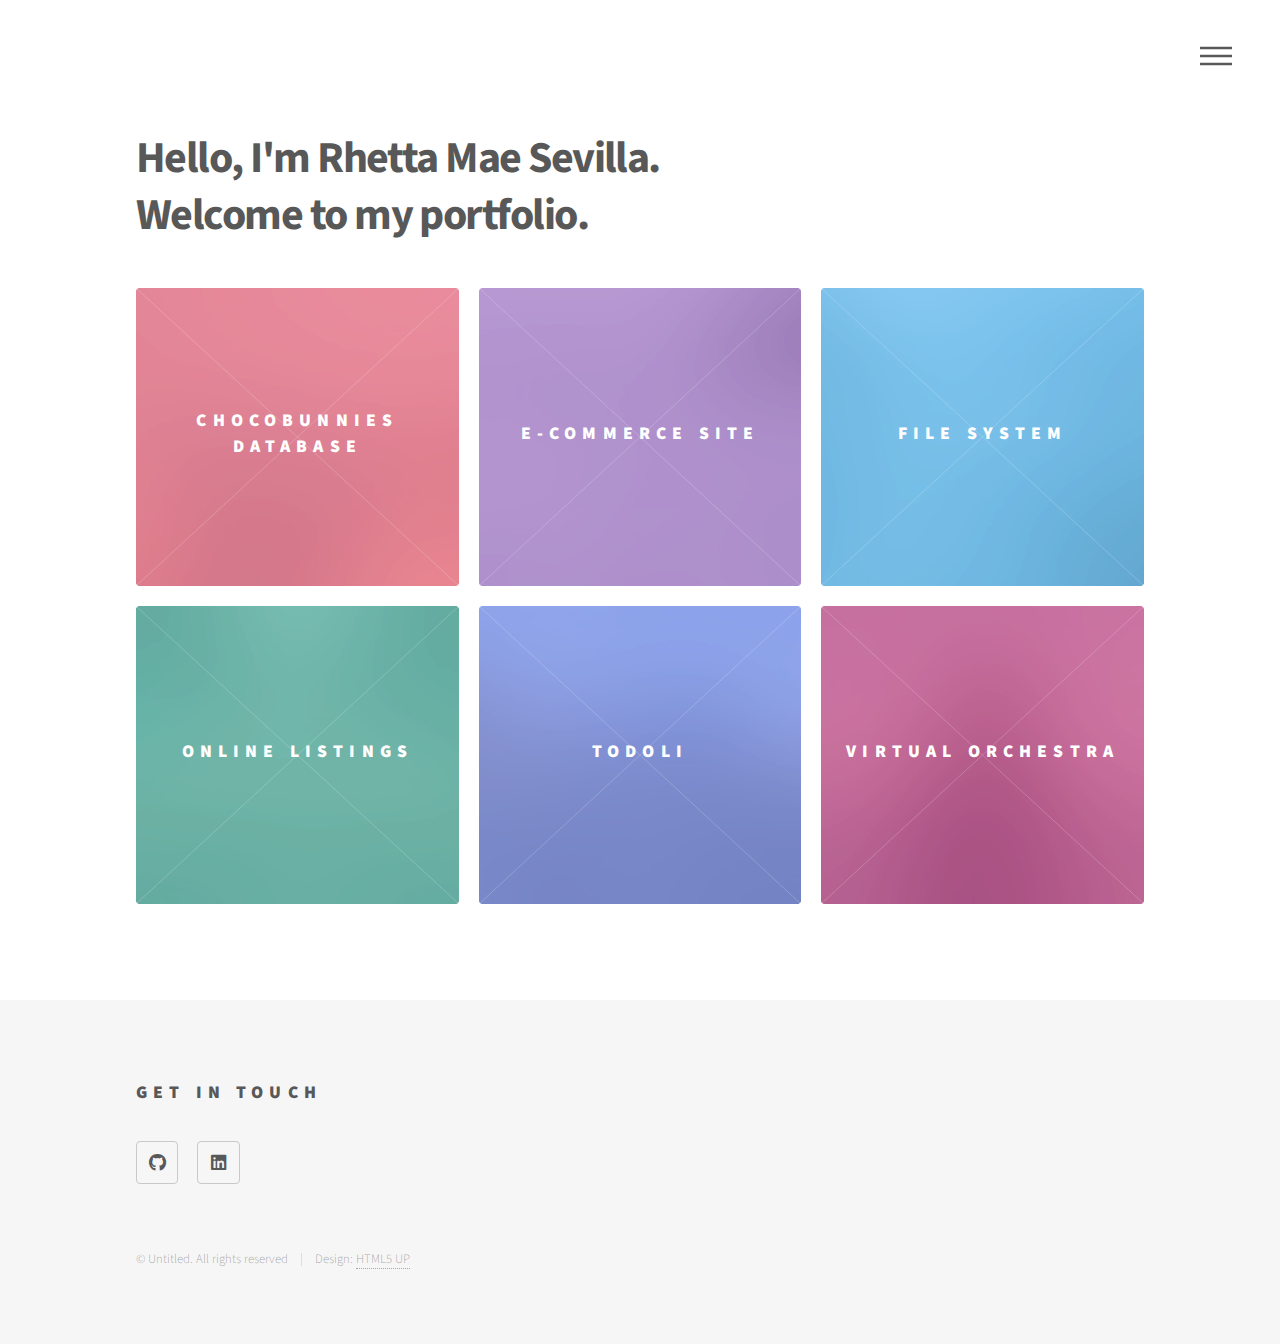
<file: index.html>
<!DOCTYPE HTML>
<!--
	Phantom by HTML5 UP
	html5up.net | @ajlkn
	Free for personal and commercial use under the CCA 3.0 license (html5up.net/license)
-->
<html>
	<head>
		<title>rmsevilla.github.io</title>
		<meta charset="utf-8" />
		<meta name="viewport" content="width=device-width, initial-scale=1, user-scalable=no" />
		<link rel="stylesheet" href="assets/css/main.css" />
		<noscript><link rel="stylesheet" href="assets/css/noscript.css" /></noscript>
	</head>
	<body class="is-preload">
		<!-- Wrapper -->
			<div id="wrapper">

				<!-- Header -->
				<header id="header">
					<div class="inner">

						<!-- Nav -->
							<nav>
								<ul>
									<li><a href="#menu">Menu</a></li>
								</ul>
							</nav>

					</div>
				</header>

			<!-- Menu -->
				<nav id="menu">
					<h2>Menu</h2>
					<ul>
						<li><a href="index.html">Home</a></li>
						<li><a href="database.html">Chocobunnies Database</a></li>
						<li><a href="ecommerce.html">E-commerce Site</a></li>
						<li><a href="fileSystem.html">File System</a></li>
						<li><a href="todoli.html">ToDoLi</a></li>
						<li><a href="onlineListings.html">Online Listings</a></li>
						<li><a href="virtualOrchestra.html">Virtual Orchestra</a></li>
					</ul>
				</nav>

				<!-- Main -->
					<div id="main">
						<div class="inner">
							<header>
								<h1>Hello, I'm Rhetta Mae Sevilla.<br />
								Welcome to my portfolio.</h1>
							</header>
							<section class="tiles">
								<article class="style1">
									<span class="image">
										<img src="images/pic01.jpg" alt="" />
									</span>
									<a href="database.html">
										<h2>Chocobunnies Database</h2>
										<div class="content">
											<p>Database design reports for an imaginary chocolate shop.</p>
										</div>
									</a>
								</article>
								<article class="style5">
									<span class="image">
										<img src="images/pic05.jpg" alt="" />
									</span>
									<a href="ecommerce.html">
										<h2>E-commerce Site</h2>
										<div class="content">
											<p>An e-commerce demo site that allows users to search for products, add to their cart, and place orders.</p>
										</div>
									</a>
								</article>
								<article class="style2">
									<span class="image">
										<img src="images/pic02.jpg" alt="" />
									</span>
									<a href="fileSystem.html">
										<h2>File System</h2>
										<div class="content">
											<p>A file system written in C, where users can run Linux shell functions.</p>
										</div>
									</a>
								</article>
								<article class="style3">
									<span class="image">
										<img src="images/pic03.jpg" alt="" />
									</span>
									<a href="onlineListings.html">
										<h2>Online Listings</h2>
										<div class="content">
											<p>A web application similar to Craigslist, where users are able to create,
												delete, and update listings.</p>
										</div>
									</a>
								</article>
								<article class="style6">
									<span class="image">
										<img src="images/pic06.jpg" alt="" />
									</span>
									<a href="todoli.html">
										<h2>ToDoLi</h2>
										<div class="content">
											<p>Remind yourself to do tasks with ToDoLi, a to do list web app.</p>
										</div>
									</a>
								</article>
								<article class="style4">
									<span class="image">
										<img src="images/pic04.jpg" alt="" />
									</span>
									<a href="virtualOrchestra.html">
										<h2>Virtual Orchestra</h2>
										<div class="content">
											<p>A web application that allows users to play virtual instruments.</p>
										</div>
									</a>
								</article>
							</section>
						</div>
					</div>

				<!-- Footer -->
					<footer id="footer">
						<div class="inner">
							<section>
								<h2>Get in Touch</h2>
								<ul class="icons">
									<li><a href="https://github.com/rmsevilla" class="icon brands style2 fa-github"><span class="label">GitHub</span></a></li>
									<li><a href="https://www.linkedin.com/in/rmsevilla/" class="icon brands style2 fa-linkedin"><span class="label">LinkedIn</span></a></li>
								</ul>
							</section>
							<ul class="copyright">
								<li>&copy; Untitled. All rights reserved</li><li>Design: <a href="http://html5up.net">HTML5 UP</a></li>
							</ul>
						</div>
					</footer>

			</div>

		<!-- Scripts -->
			<script src="assets/js/jquery.min.js"></script>
			<script src="assets/js/browser.min.js"></script>
			<script src="assets/js/breakpoints.min.js"></script>
			<script src="assets/js/util.js"></script>
			<script src="assets/js/main.js"></script>

	</body>
</html>
</file>
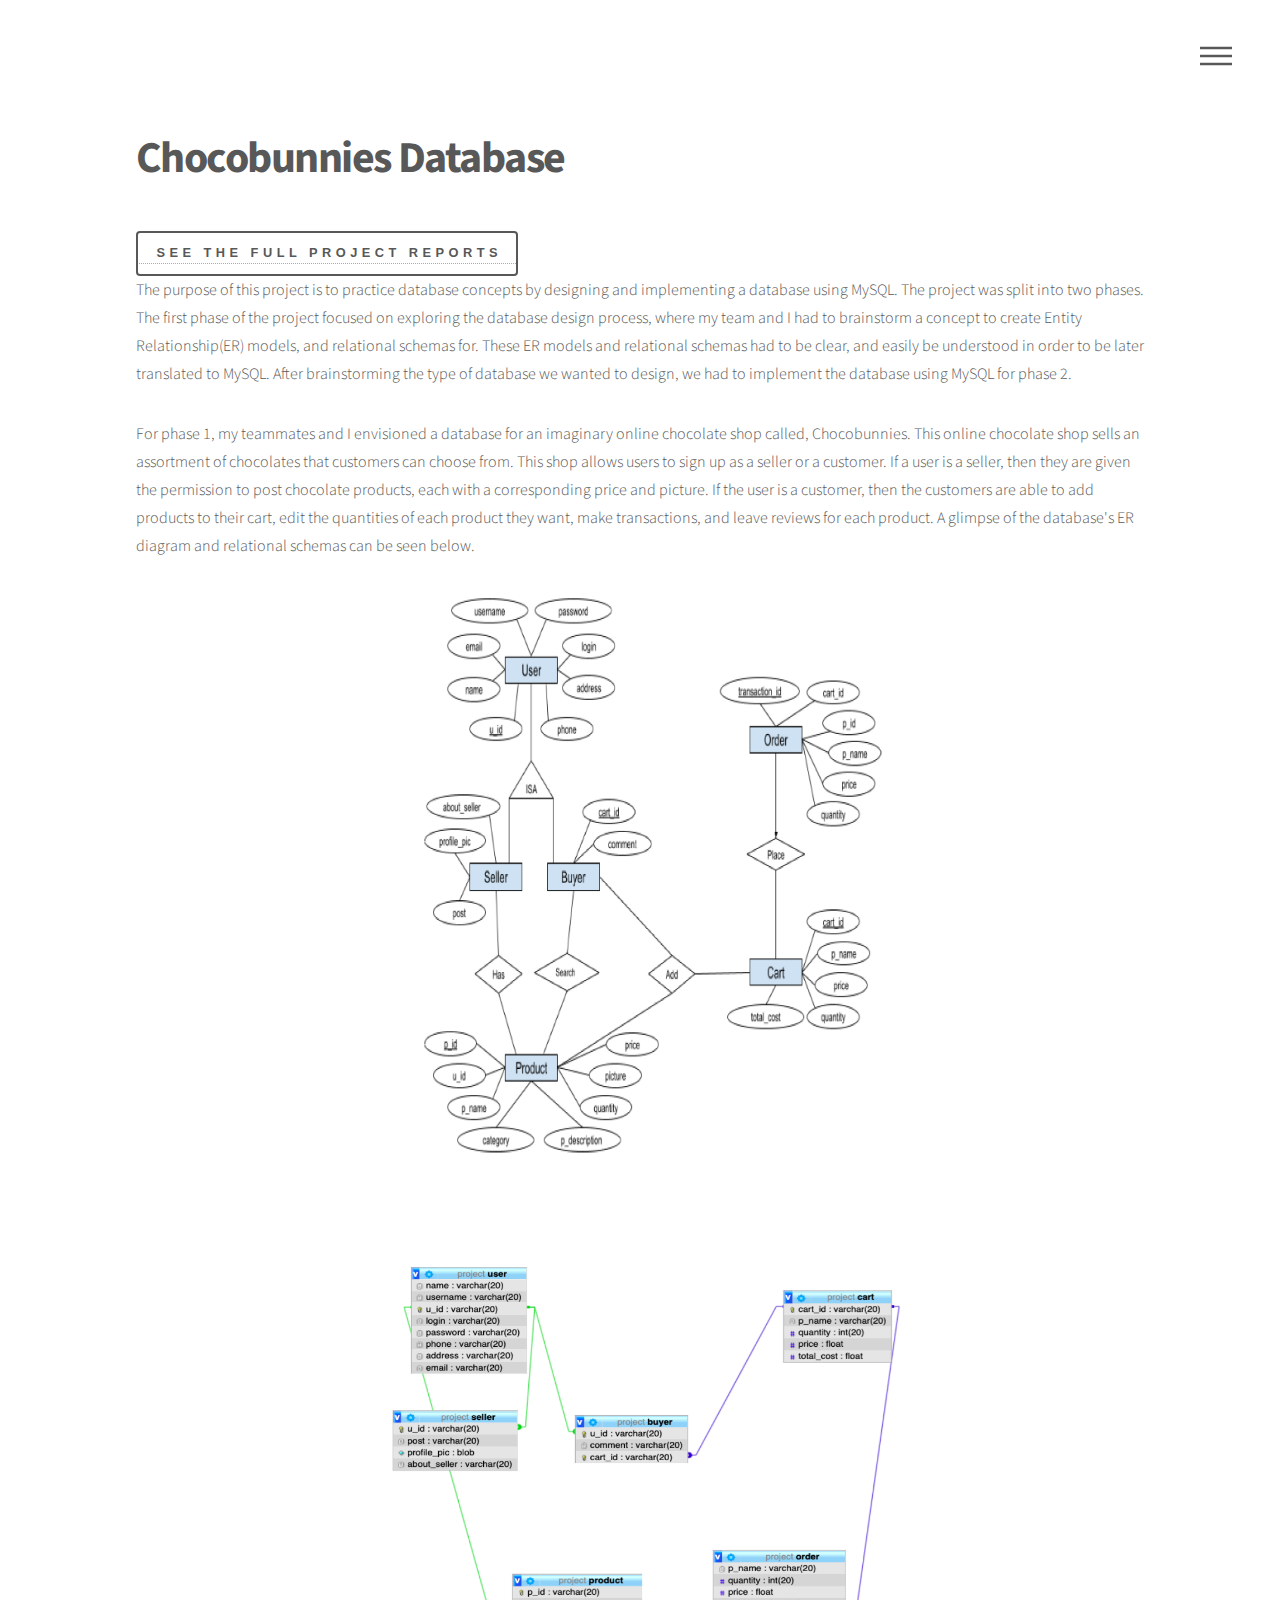
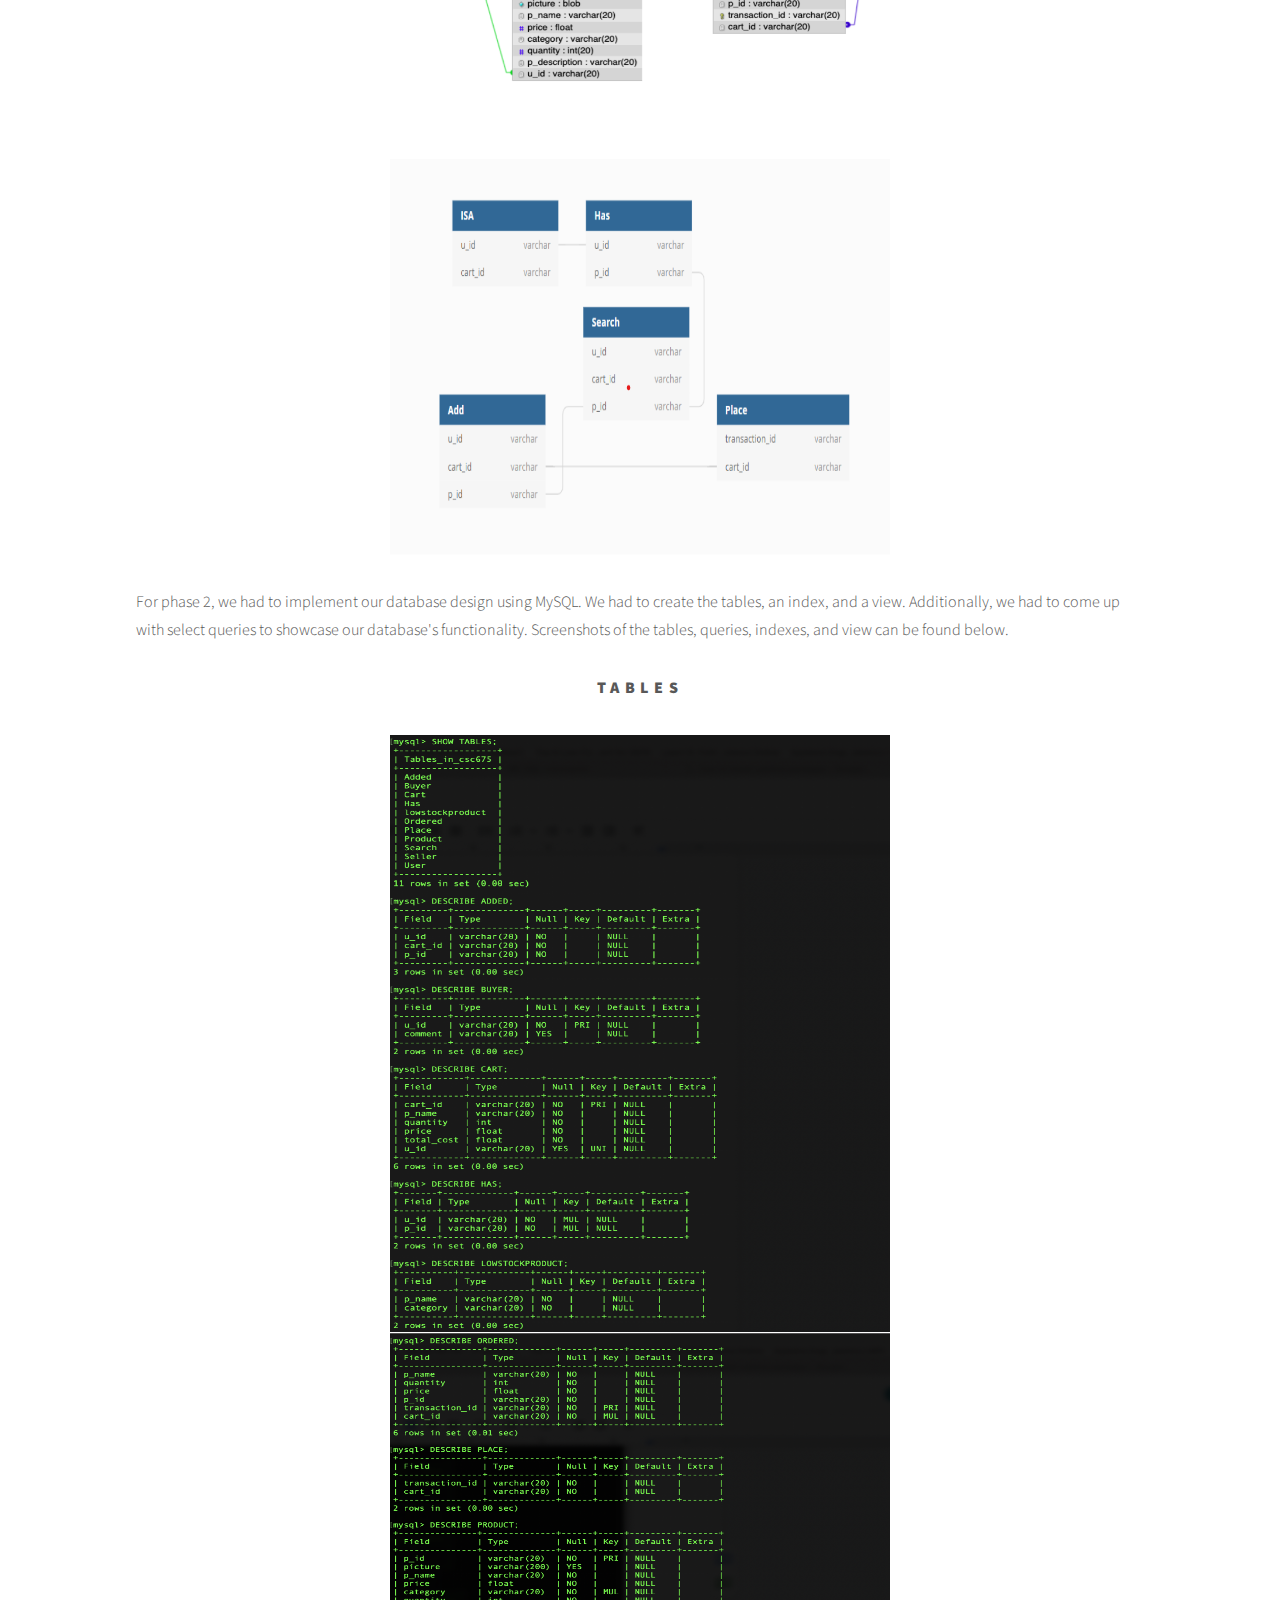
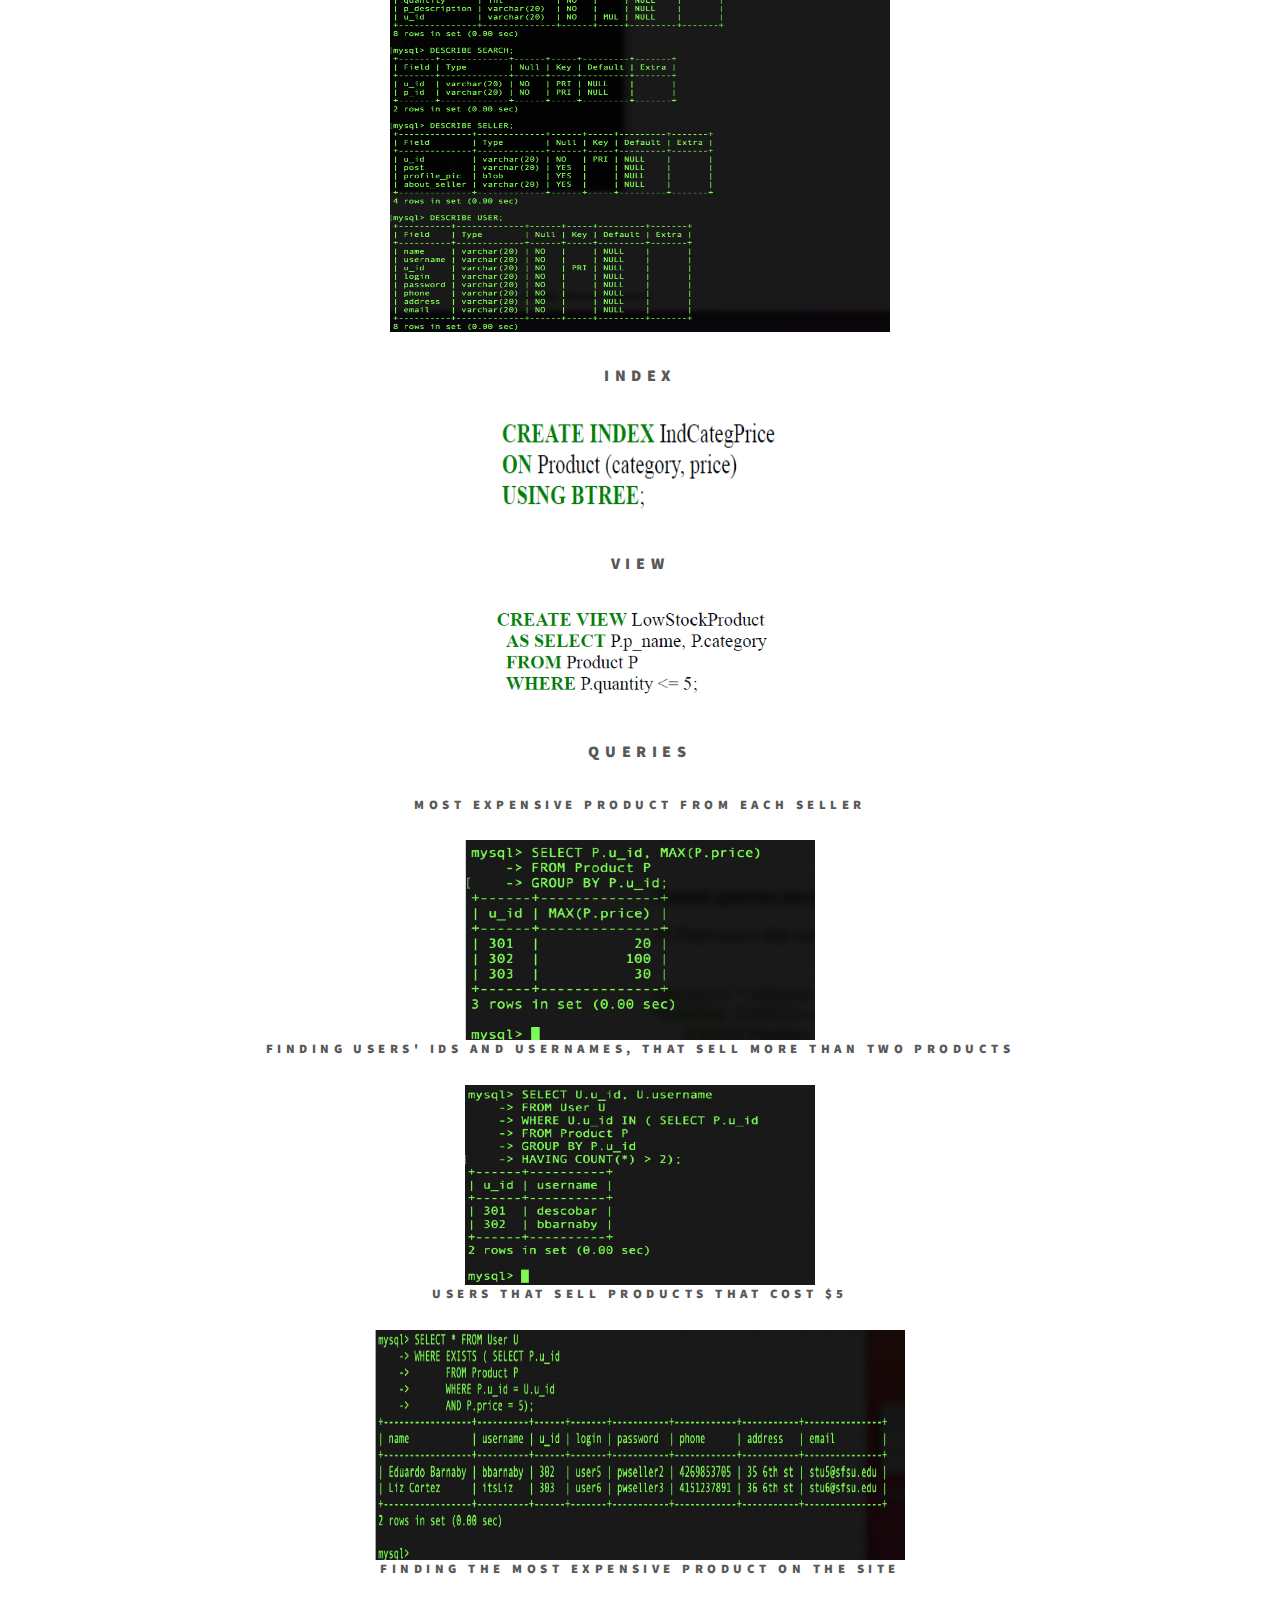
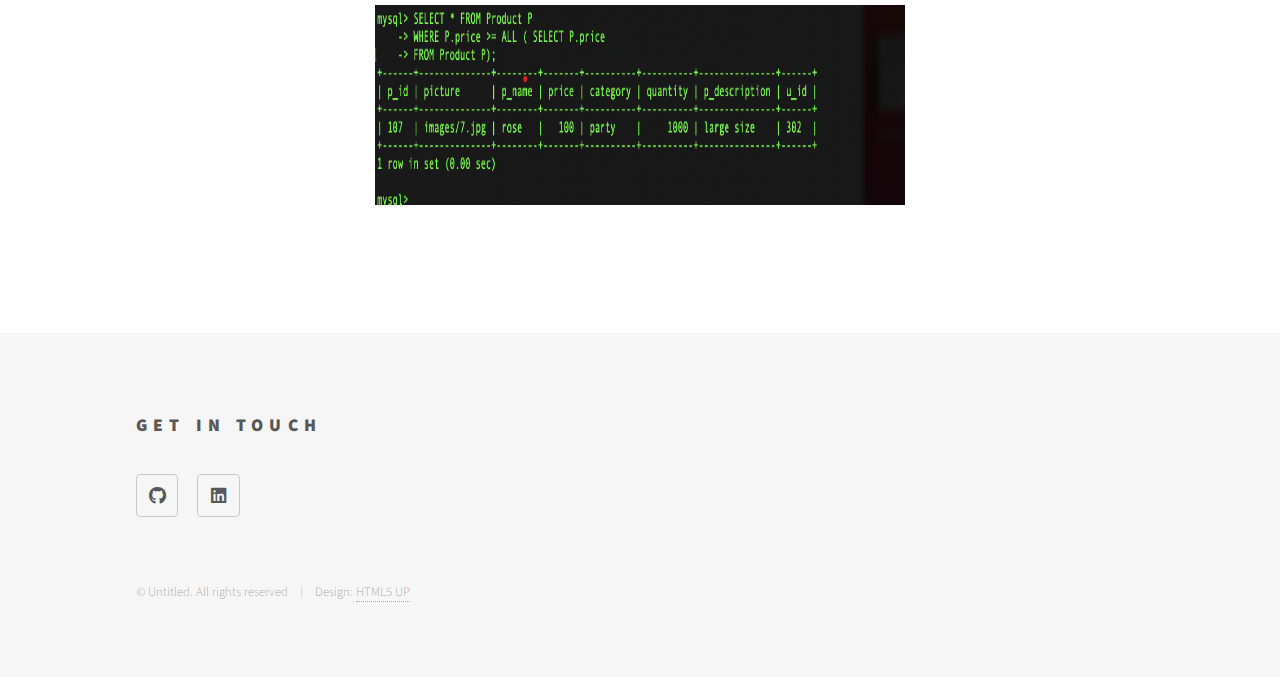
<file: database.html>
<!DOCTYPE HTML>
<!--
	Phantom by HTML5 UP
	html5up.net | @ajlkn
	Free for personal and commercial use under the CCA 3.0 license (html5up.net/license)
-->
<html>
	<head>
		<title>Chocobunnies Database</title>
		<meta charset="utf-8" />
		<meta name="viewport" content="width=device-width, initial-scale=1, user-scalable=no" />
		<link rel="stylesheet" href="assets/css/main.css" />
		<noscript><link rel="stylesheet" href="assets/css/noscript.css" /></noscript>
	</head>
	<body class="is-preload">
		<!-- Wrapper -->
			<div id="wrapper">

				<!-- Header -->
					<header id="header">
						<div class="inner">

							<!-- Nav -->
								<nav>
									<ul>
										<li><a href="#menu">Menu</a></li>
									</ul>
								</nav>

						</div>
					</header>

				<!-- Menu -->
					<nav id="menu">
						<h2>Menu</h2>
						<ul>
							<li><a href="index.html">Home</a></li>
							<li><a href="database.html">Chocobunnies Database</a></li>
							<li><a href="fileSystem.html">File System</a></li>
							<li><a href="onlineListings.html">Online Listings</a></li>
							<li><a href="virtualOrchestra.html">Virtual Orchestra</a></li>
						</ul>
					</nav>

				<!-- Main -->
					<div id="main">
						<div class="inner">
							<h1>Chocobunnies Database</h1>
							<a href="https://github.com/rmsevilla/chocobunnies-database"><button>See the full project reports</button></a>

							<p>The purpose of this project is to practice database concepts by designing and implementing a database using MySQL.
								The project was split into two phases. The first phase of the project focused on exploring the database design
								process, where my team and I had to brainstorm a concept to create Entity Relationship(ER) models, and relational schemas for. 
								These ER models and relational schemas had to be clear, and easily be understood in order to be later translated to MySQL. 
								After brainstorming the type of database we wanted to design, we had to implement the database using MySQL for phase 2. 
							</p>

							<p>For phase 1, my teammates and I envisioned a database for an imaginary online chocolate shop called, Chocobunnies. This online chocolate shop
								sells an assortment of chocolates that customers can choose from. This shop allows users to sign up as a seller or a customer. If a user is a seller,
								then they are given the permission to post chocolate products, each with a corresponding price and picture. If the user is a customer, 
								then the customers are able to add products to their cart, edit the quantities of each product they want, make transactions, and leave reviews for each
								product. A glimpse of the database's ER diagram and relational schemas can be seen below.
							</p>

							<p>
								<img src = "images/chocobunniesER.png" alt="" class="imgCenter" width="500" height="600">
							</p>

							<p>
								<img src = "images/chocobunniesRelational.png" alt="" class="imgCenter" width="600" height="500">
							</p>

							<p>
								<img src = "images/chocobunniesRelationships.png" alt="" class="imgCenter" width="500" height="400">
							</p>
							
							<p>
								For phase 2, we had to implement our database design using MySQL.
								We had to create the tables, an index, and a view. Additionally, we had to come up with
								select queries to showcase our database's functionality. Screenshots of the tables, queries, indexes, and view 
								can be found below. 
							</p>

							<p>
								<h3 style="text-align: center;">Tables</h3>

								<img src ="images/dbTable1.png" alt="" class="imgCenter" width="500" height="600">
								<img src = "images/dbTable2.png" alt="" class="imgCenter"width="500" height="600">

							</p>

							<p>
								<h3 style="text-align: center;">Index</h3>

								<img src = "images/dbIndex.png" alt="" class="imgCenter" width="310" height="100">

							</p>

							<p>
								<h3 style="text-align: center;">View</h3>

								<img src = "images/dbView.png" alt="" class="imgCenter" width="300" height="100">

							</p>

							<p>
								<h3 style="text-align: center;">Queries</h3>

								<h4 style="text-align: center;">Most expensive product from each seller</h4>
								<img src ="images/dbMostExpensive.png" alt="" class="imgCenter" width="350" height="200">

								<h4 style="text-align: center;">Finding users' ids and usernames, that sell more than two products</h4>
								<img src ="images/dbUserIdUser.png" alt="" class="imgCenter" width="350" height="200">

								<h4 style="text-align: center;">Users that sell products that cost $5</h4>
								<img src ="images/dbCostFive.png" alt="" class="imgCenter" width="530" height="230">

								<h4 style="text-align: center;">Finding the most expensive product on the site</h4>
								<img src ="images/dbMostExpensiveOverall.png" alt="" class="imgCenter" width="530" height="200">

							</p>

						</div>
					</div>

				<!-- Footer -->
					<footer id="footer">
						<div class="inner">
							<section>
								<h2>Get in touch</h2>
									<ul class="icons">
										<li><a href="https://github.com/rmsevilla" class="icon brands style2 fa-github"><span class="label">GitHub</span></a></li>
										<li><a href="https://www.linkedin.com/in/rmsevilla/" class="icon brands style2 fa-linkedin"><span class="label">LinkedIn</span></a></li>
									</ul>
							</section>
							<ul class="copyright">
								<li>&copy; Untitled. All rights reserved</li><li>Design: <a href="http://html5up.net">HTML5 UP</a></li>
							</ul>
						</div>
					</footer>

			</div>

		<!-- Scripts -->
			<script src="assets/js/jquery.min.js"></script>
			<script src="assets/js/browser.min.js"></script>
			<script src="assets/js/breakpoints.min.js"></script>
			<script src="assets/js/util.js"></script>
			<script src="assets/js/main.js"></script>

	</body>
</html>
</file>
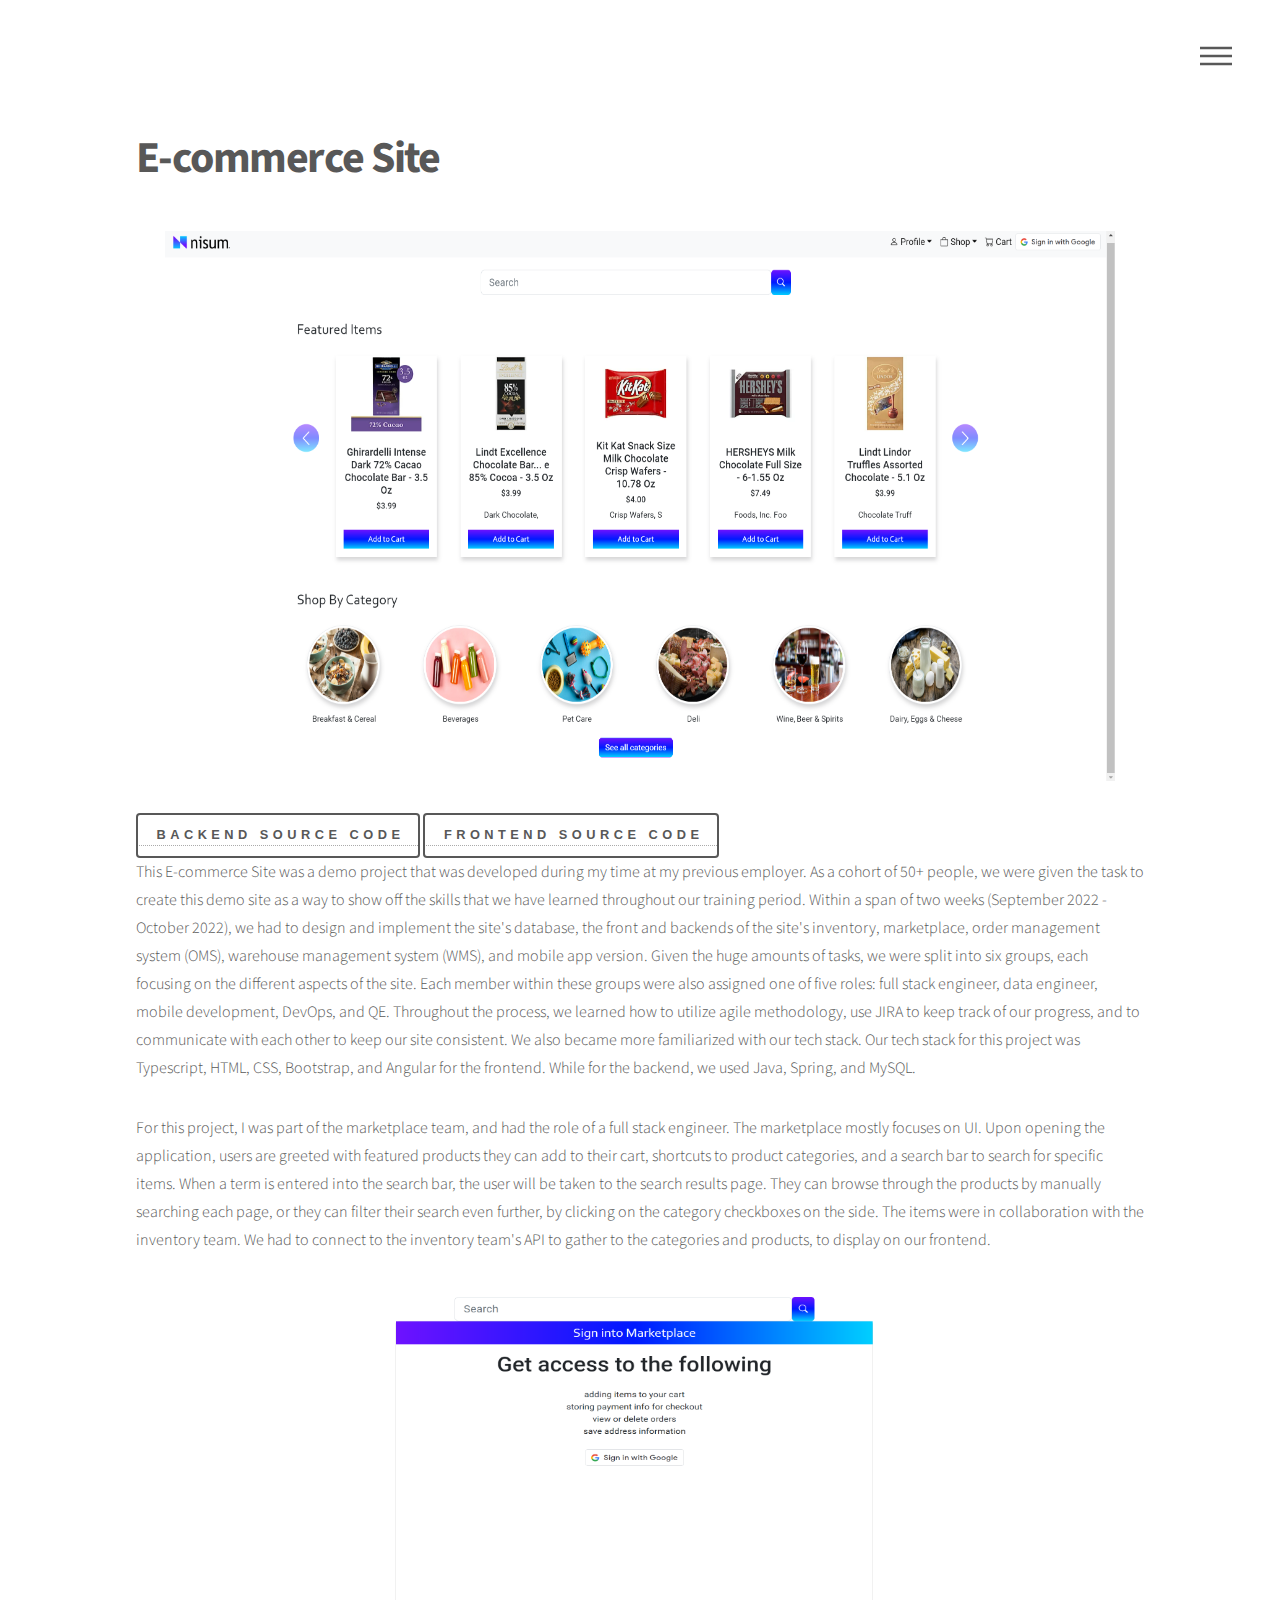
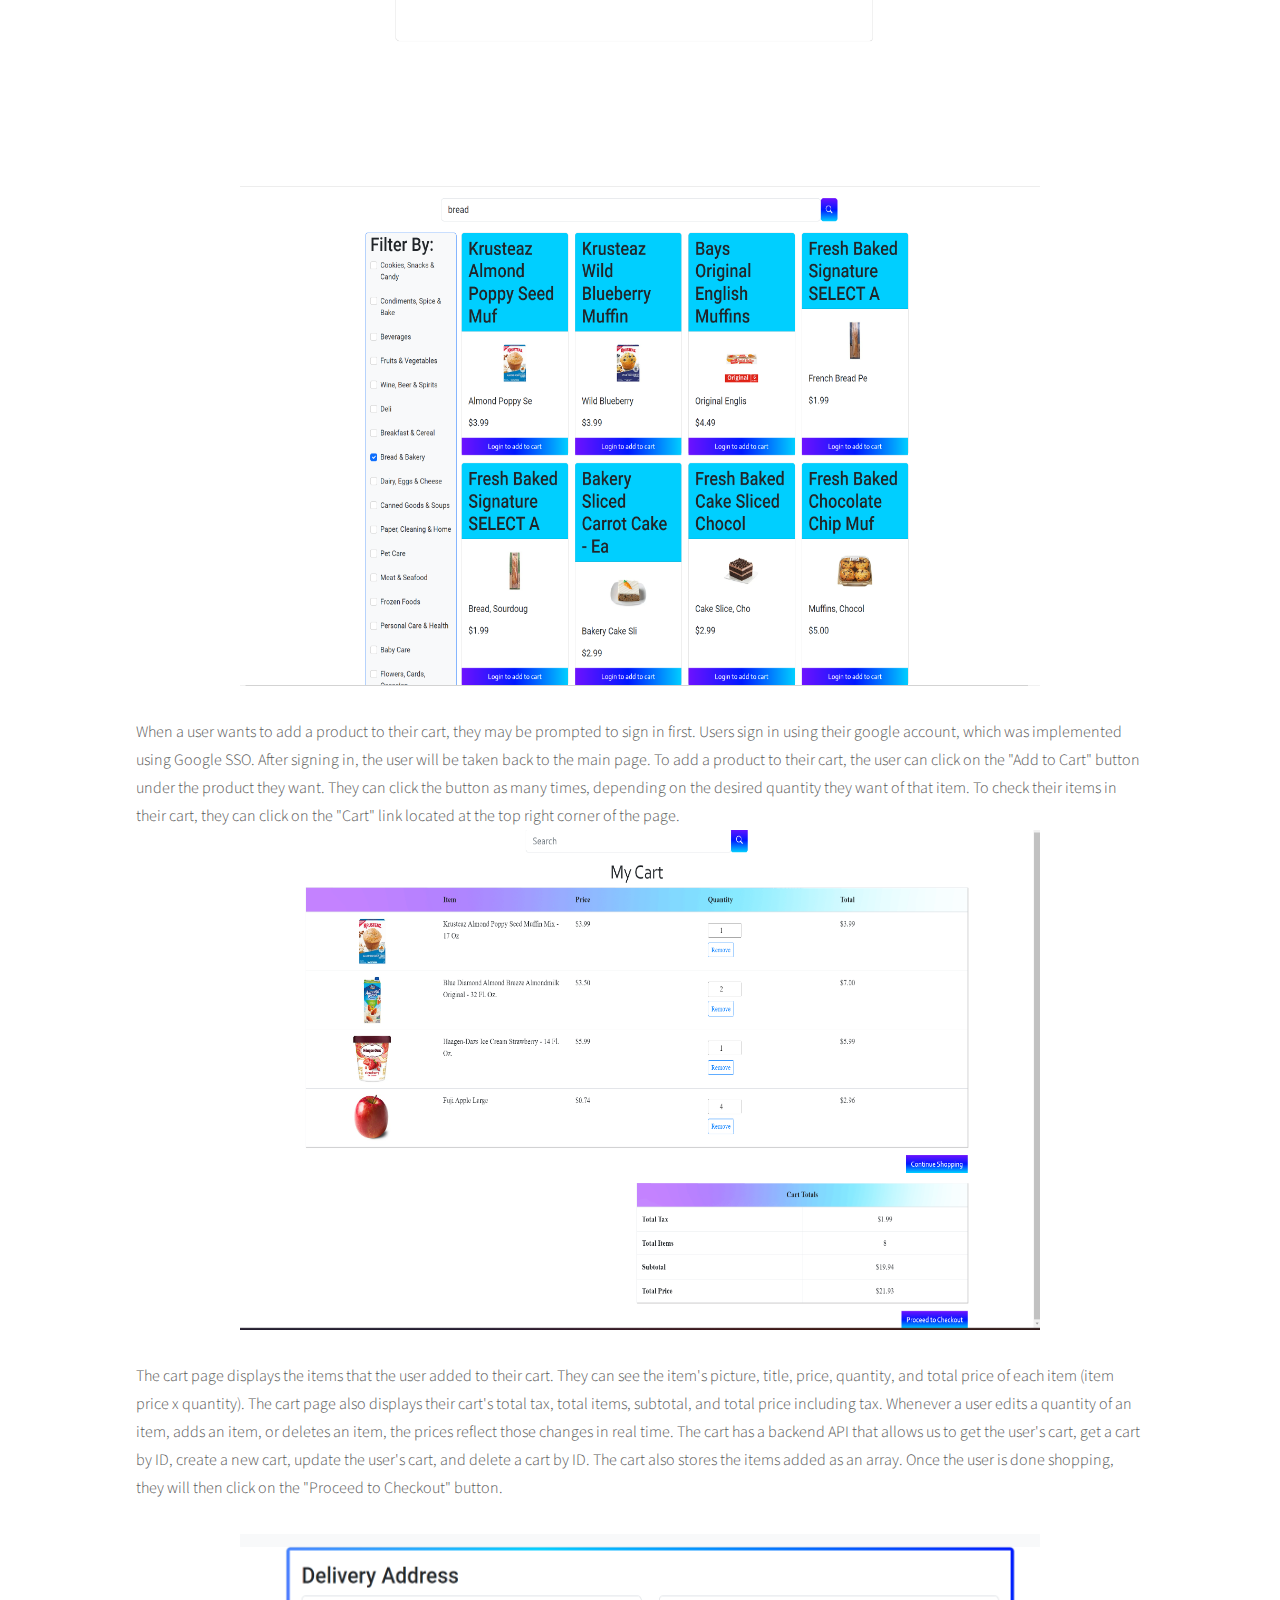
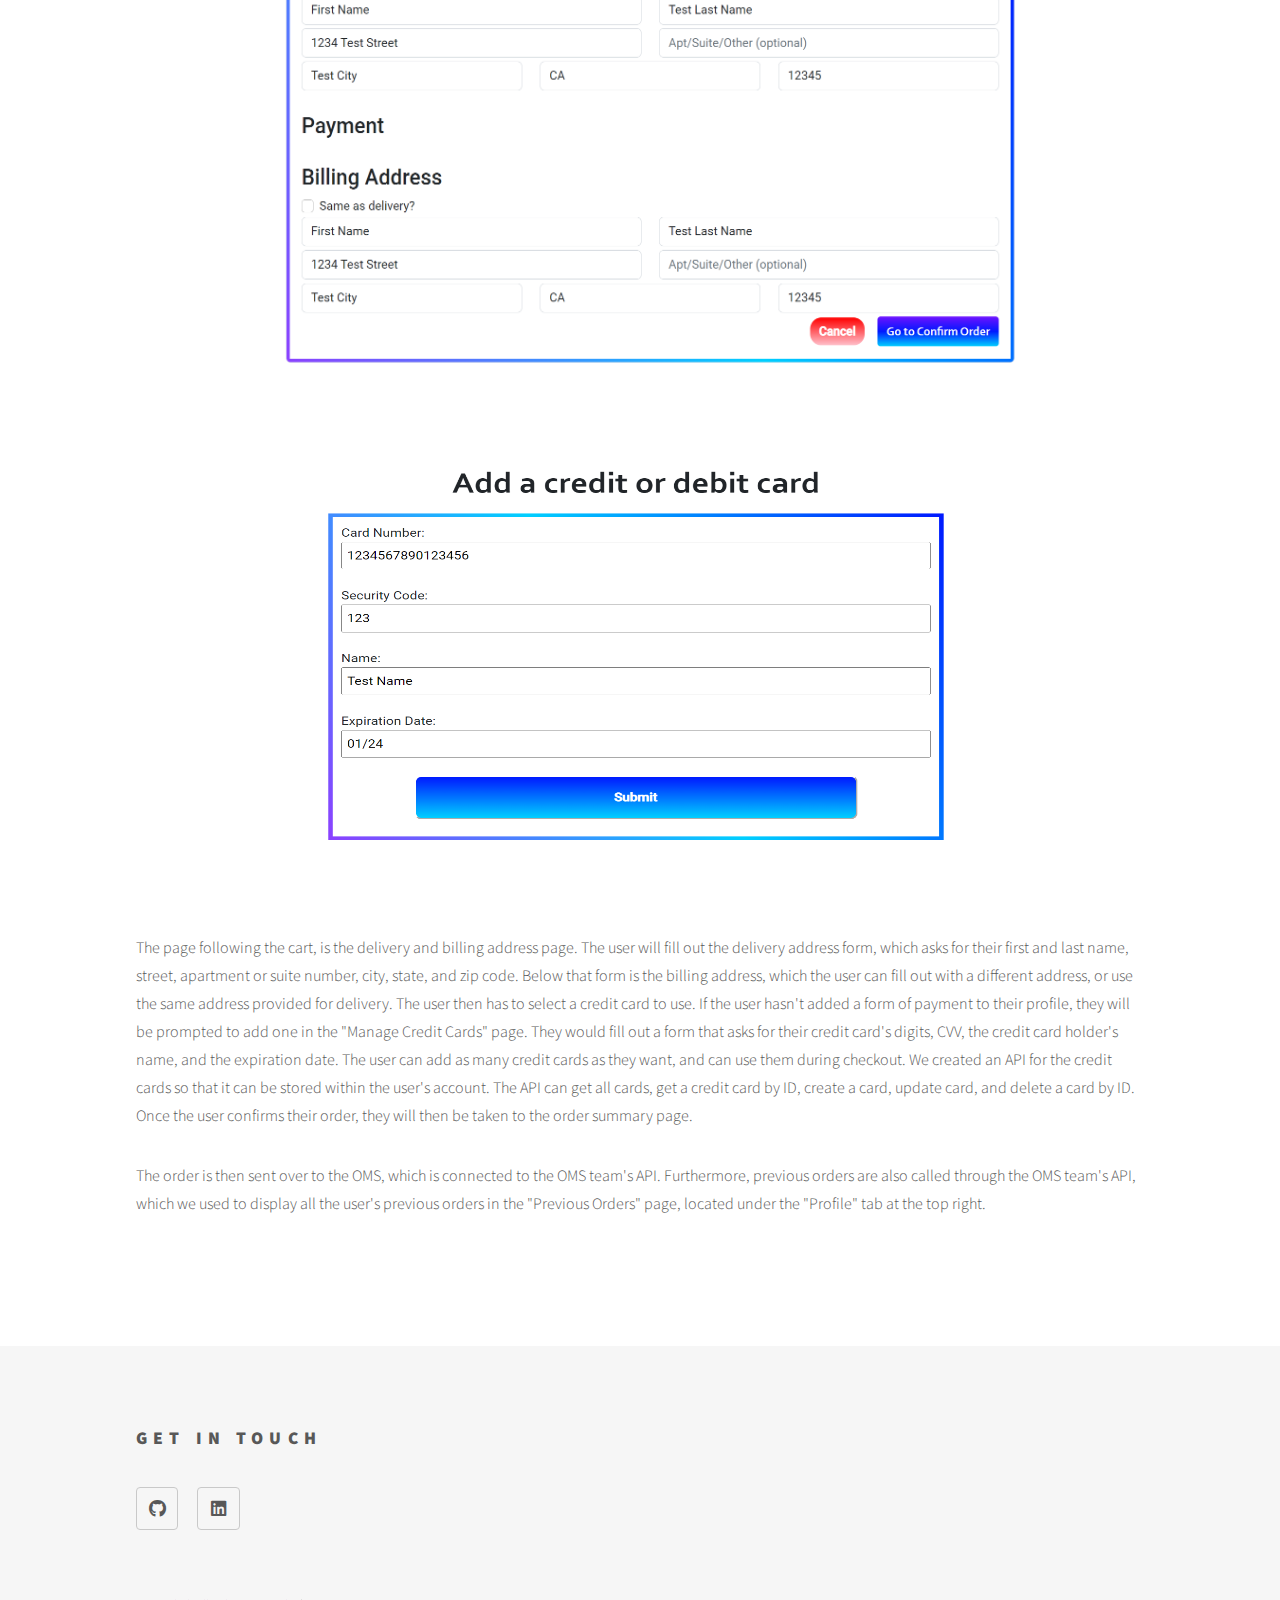
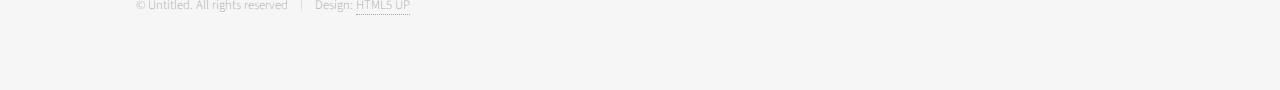
<file: ecommerce.html>
<!DOCTYPE HTML>
<!--
	Phantom by HTML5 UP
	html5up.net | @ajlkn
	Free for personal and commercial use under the CCA 3.0 license (html5up.net/license)
-->
<html>
	<head>
		<title>E-Commerce Site</title>
		<meta charset="utf-8" />
		<meta name="viewport" content="width=device-width, initial-scale=1, user-scalable=no" />
		<link rel="stylesheet" href="assets/css/main.css" />
		<noscript><link rel="stylesheet" href="assets/css/noscript.css" /></noscript>
	</head>
	<body class="is-preload">
		<!-- Wrapper -->
			<div id="wrapper">

				<!-- Header -->
					<header id="header">
						<div class="inner">

							<!-- Nav -->
								<nav>
									<ul>
										<li><a href="#menu">Menu</a></li>
									</ul>
								</nav>

						</div>
					</header>

				<!-- Menu -->
					<nav id="menu">
						<h2>Menu</h2>
						<ul>
							<li><a href="index.html">Home</a></li>
							<li><a href="database.html">Chocobunnies Database</a></li>
                            <li><a href="ecommerce.html">E-commerce Site</a></li>
							<li><a href="fileSystem.html">File System</a></li>
							<li><a href="onlineListings.html">Online Listings</a></li>
                            <li><a href="todoli.html">ToDoLi</a></li>
							<li><a href="virtualOrchestra.html">Virtual Orchestra</a></li>
						</ul>
					</nav>

				<!-- Main -->
					<div id="main">
						<div class="inner">
							<h1>E-commerce Site</h1>

							<p>
								<img src = "images/ecomm-main.png" alt="" class="imgCenter" width="950" height="550">
							</p>

                            <a href="https://github.com/Yuteng-Li/marketplace-backend"><button>Backend Source Code</button></a>
                            <a href="https://github.com/Yuteng-Li/marketplace-frontend"><button>Frontend Source Code</button></a>

                            <p>This E-commerce Site was a demo project that was developed during my time at my previous employer. 
                                As a cohort of 50+ people, we were given the task to create this demo site as a way to show off the skills that we
                                have learned throughout our training period. Within a span of two weeks (September 2022 - October 2022), we had to 
                                design and implement the site's database, the front and backends of the site's inventory, marketplace, order management system (OMS), 
                                warehouse management system (WMS), and mobile app version. Given the huge amounts of tasks, we were split into six groups, each
                                focusing on the different aspects of the site. Each member within these groups were also assigned one of five roles: 
                                full stack engineer, data engineer, mobile development, DevOps, and QE. Throughout the process, we learned how to utilize agile
								methodology, use JIRA to keep track of our progress, and to communicate with each other to keep our site consistent. We also 
								became more familiarized with our tech stack. Our tech stack for this project was Typescript, HTML, CSS,
                                Bootstrap, and Angular for the frontend. While for the backend, we used Java, Spring, and MySQL. 
							</p>

                            <p> For this project, I was part of the marketplace team, and had the role of a full stack engineer. The marketplace mostly focuses on 
								UI. Upon opening the application, users are greeted with featured products they can add to their cart, shortcuts to product categories, 
								and a search bar to search for specific items. When a term is entered into the search bar, the user will be taken to the search results page. 
								They can browse through the products by manually searching each page, or they can filter their search even further, by clicking on the category
								checkboxes on the side. The items were in collaboration with the inventory team. We had to connect to the inventory team's API to gather to the categories and products, to display on our frontend. 
								<div class="img-container">
									<img src = "images/ecomm-signIn.png" alt="" class="imgCenter" width="800" height="500">
									<img src = "images/ecomm-search.png" alt="" class="imgCenter" width="800" height="500">
								</div>
							</p>

							<p> 
								When a user wants to add a product to their cart, they may be prompted to sign in first. Users sign in using their google account, which was 
								implemented using Google SSO. After signing in, the user will be taken back to the main page. To add a product to their cart, the user can click on the 
								"Add to Cart" button under the product they want. They can click the button as many times, depending on the desired quantity they want of that item. To 
								check their items in their cart, they can click on the "Cart" link located at the top right corner of the page.  
								<img src = "images/ecomm-cart.png" alt="" class="imgCenter" width="800" height="500">
							</p>

							<p> 
								The cart page displays the items that the user added to their cart. They can see the item's picture, title, price, quantity, and total
								price of each item (item price x quantity). The cart page also displays their cart's total tax, total items, subtotal, and total price including tax. 
								Whenever a user edits a quantity of an item, adds an item, or deletes an item, the prices reflect those changes in real time. The cart has a backend API that 
								allows us to get the user's cart, get a cart by ID, create a new cart, update the user's cart, and delete a cart by ID. The cart also stores the items added as an array.
								Once the user is done shopping, they will then click on the "Proceed to Checkout" button. 
							</p>

							<p>
								<img src = "images/ecomm-address.png" alt="" class="imgCenter" width="800" height="500">
								<img src = "images/ecomm-card.png" alt="" class="imgCenter" width="800" height="500"> 
								The page following the cart, is the delivery and billing address page. The user will fill out the delivery address form, which asks for their first and last name, 
								street, apartment or suite number, city, state, and zip code. Below that form is the billing address, which the 
								user can fill out with a different address, or use the same address provided for delivery. The user then has to select a credit card to use. If the user hasn't added 
								a form of payment to their profile, they will be prompted to add one in the "Manage Credit Cards" page. They would fill out a form that asks for their credit card's digits,
								CVV, the credit card holder's name, and the expiration date. The user can add as many credit cards as they want, and can use them during checkout. We created an API for 
								the credit cards so that it can be stored within the user's account. The API can get all cards, get a credit card by ID, create a card, update card, and delete a card by ID. Once
								the user confirms their order, they will then be taken to the order summary page. 
							</p>

							<p> 
								The order is then sent over to the OMS, which is connected to the OMS team's API. Furthermore, previous orders are also called through the OMS team's API, which we used to 
								display all the user's previous orders in the "Previous Orders" page, located under the "Profile" tab at the top right. 
							</p>


						</div>
					</div>

				<!-- Footer -->
					<footer id="footer">
						<div class="inner">
							<section>
								<h2>Get in touch</h2>
								<ul class="icons">
									<li><a href="https://github.com/rmsevilla" class="icon brands style2 fa-github"><span class="label">GitHub</span></a></li>
									<li><a href="https://www.linkedin.com/in/rmsevilla/" class="icon brands style2 fa-linkedin"><span class="label">LinkedIn</span></a></li>
								</ul>
							</section>
							<ul class="copyright">
								<li>&copy; Untitled. All rights reserved</li><li>Design: <a href="http://html5up.net">HTML5 UP</a></li>
							</ul>
						</div>
					</footer>

			</div>

		<!-- Scripts -->
			<script src="assets/js/jquery.min.js"></script>
			<script src="assets/js/browser.min.js"></script>
			<script src="assets/js/breakpoints.min.js"></script>
			<script src="assets/js/util.js"></script>
			<script src="assets/js/main.js"></script>

	</body>
</html>
</file>
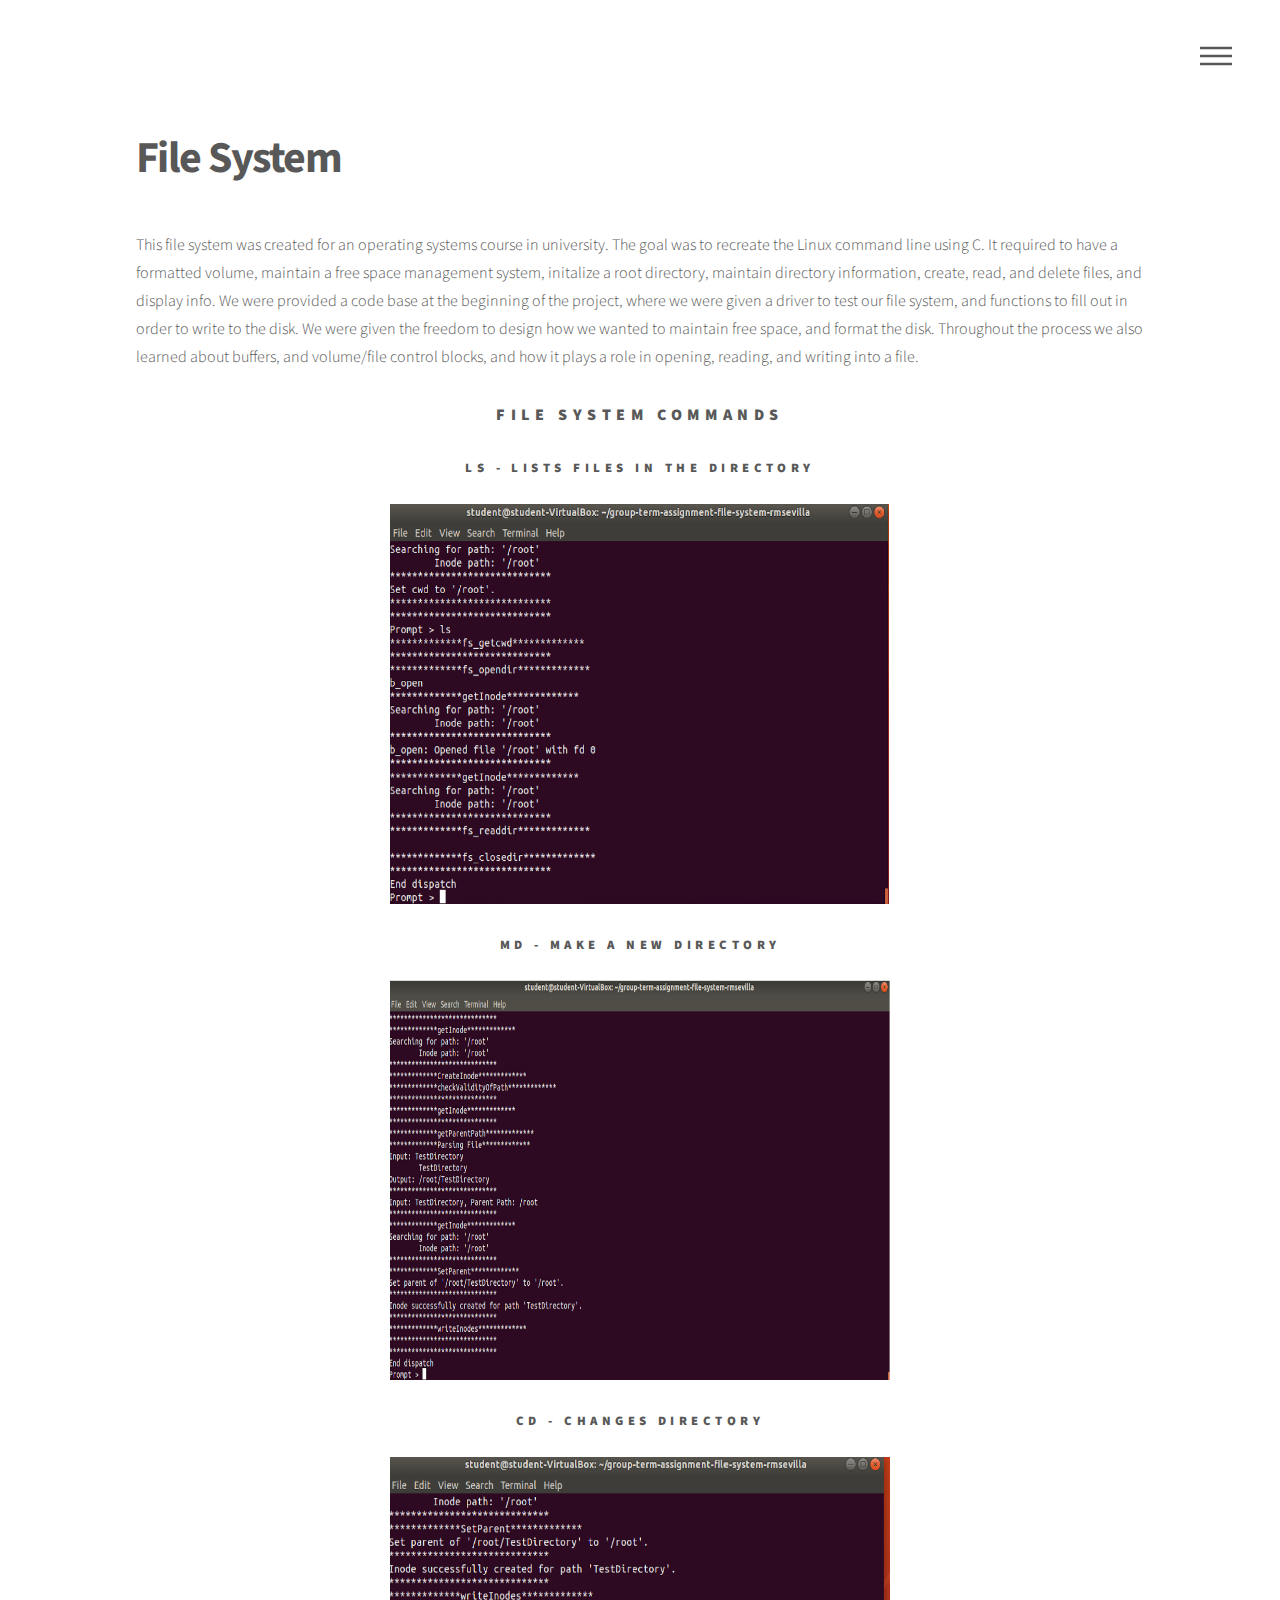
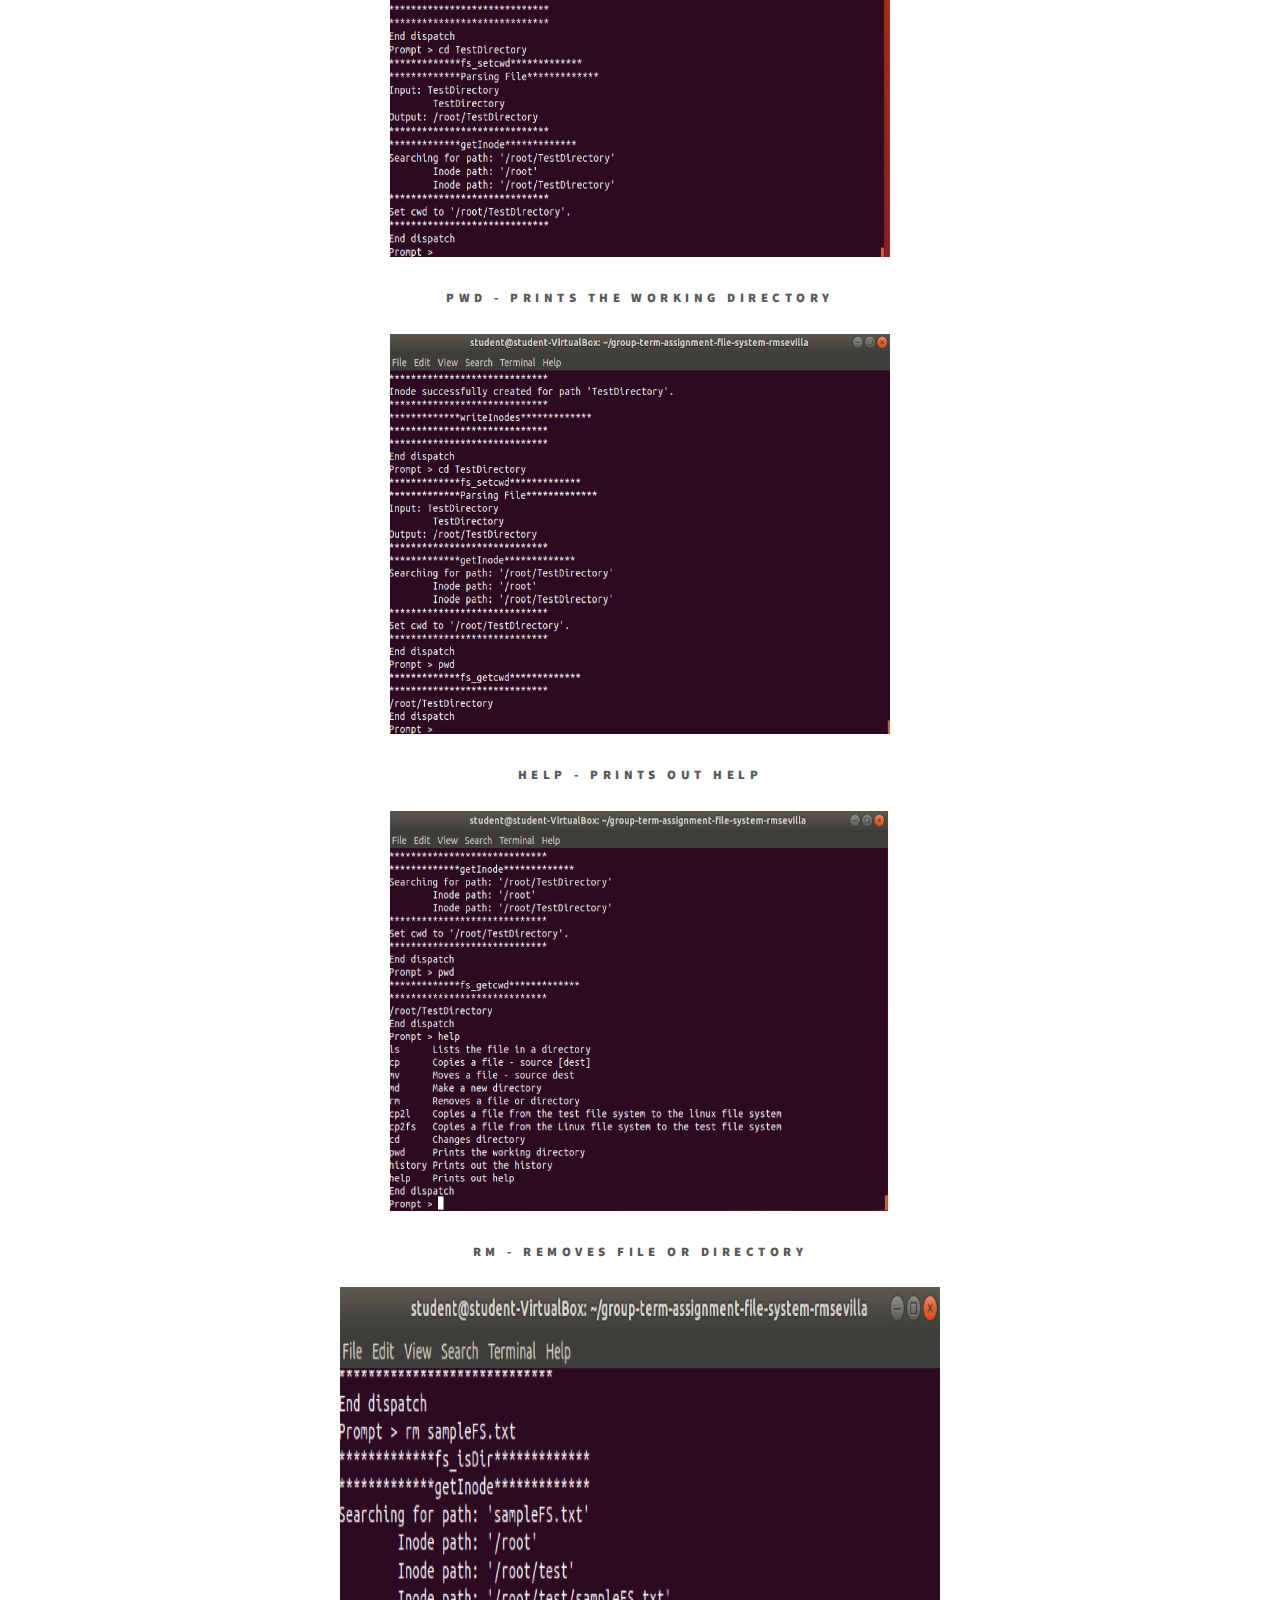
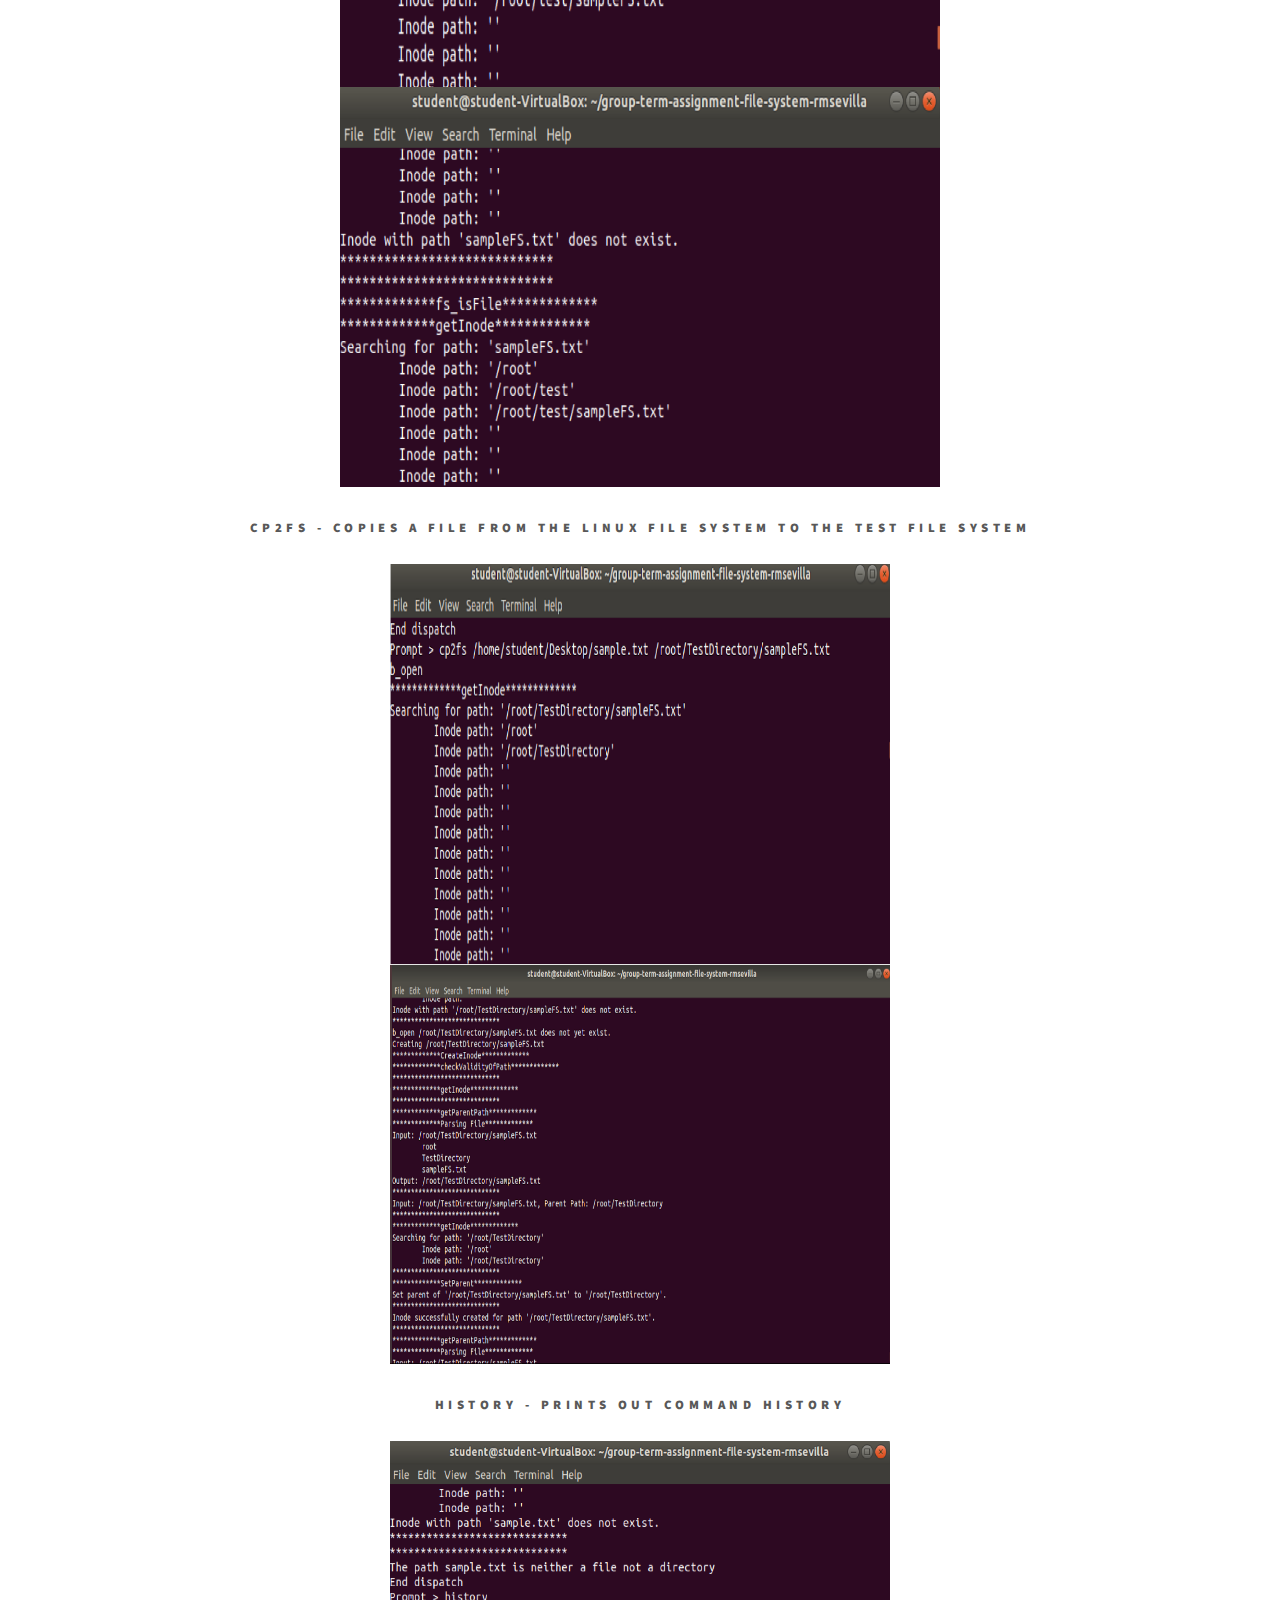
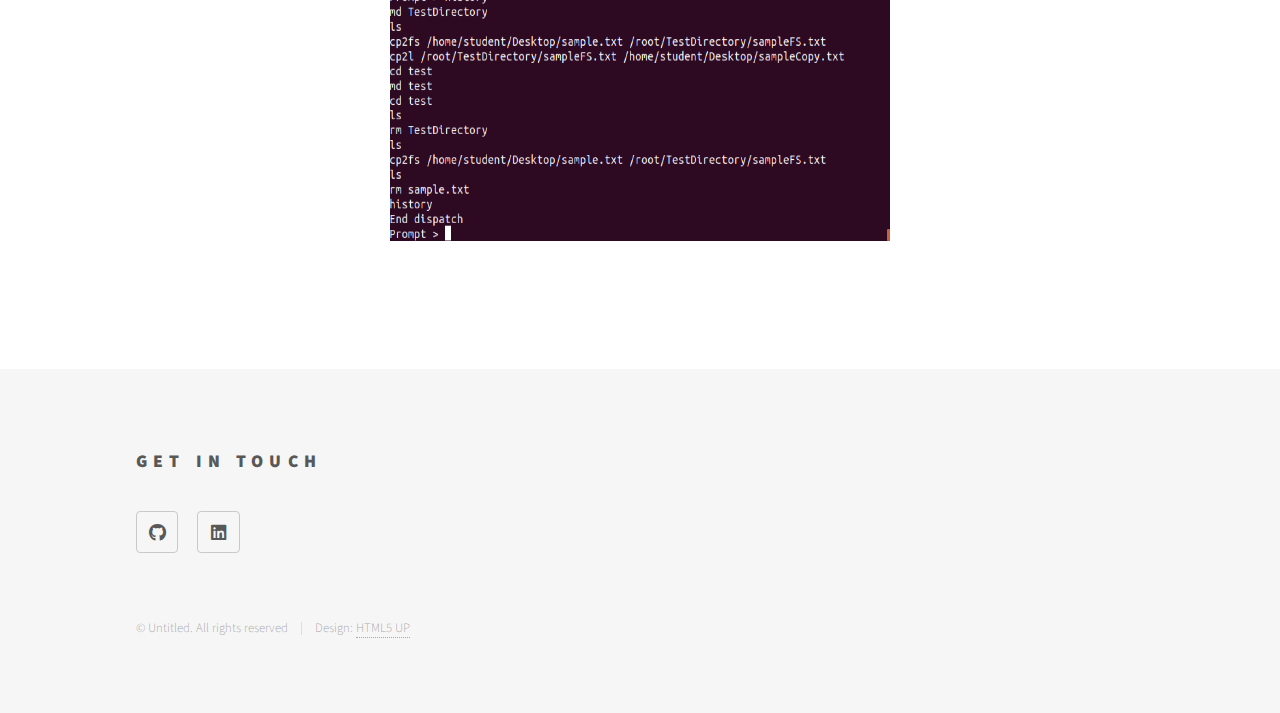
<file: fileSystem.html>
<!DOCTYPE HTML>
<!--
	Phantom by HTML5 UP
	html5up.net | @ajlkn
	Free for personal and commercial use under the CCA 3.0 license (html5up.net/license)
-->
<html>
	<head>
		<title>File System</title>
		<meta charset="utf-8" />
		<meta name="viewport" content="width=device-width, initial-scale=1, user-scalable=no" />
		<link rel="stylesheet" href="/assets/css/main.css" />
		<noscript><link rel="stylesheet" href="assets/css/noscript.css" /></noscript>
	</head>
	<body class="is-preload">
		<!-- Wrapper -->
			<div id="wrapper">

				<!-- Header -->
					<header id="header">
						<div class="inner">

							<!-- Nav -->
								<nav>
									<ul>
										<li><a href="#menu">Menu</a></li>
									</ul>
								</nav>

						</div>
					</header>

				<!-- Menu -->
					<nav id="menu">
						<h2>Menu</h2>
						<ul>
							<li><a href="index.html">Home</a></li>
							<li><a href="database.html">Chocobunnies Database</a></li>
							<li><a href="fileSystem.html">File System</a></li>
							<li><a href="onlineListings.html">Online Listings</a></li>
							<li><a href="virtualOrchestra.html">Virtual Orchestra</a></li>
						</ul>
					</nav>

				<!-- Main -->
					<div id="main">
						<div class="inner">
							<h1>File System</h1>
							<p>
								This file system was created for an operating systems course in university. The 
								goal was to recreate the Linux command line using C. It required to have a formatted volume,
								maintain a free space management system, initalize a root directory, maintain directory information,
								create, read, and delete files, and display info. 
								We were provided a code base at the beginning of the project, where we were given a driver to test our file system, and functions to fill out 
								in order to write to the disk. We were given the freedom to design how we wanted to maintain free space, and 
								format the disk. Throughout the process we also learned about buffers, and volume/file control blocks, and how it plays a role in opening,
								reading, and writing into a file.
							</p>

							<p>
								<h3 style="text-align: center;">File system commands</h3>
							</p>

							<p>
								<h4 style="text-align: center;">ls - lists files in the directory</h4>
								<img src="images/fileLS.png" alt="" class="imgCenter" width="500" height="400">
							</p>

							<p>
								<h4 style="text-align: center;">md - make a new directory</h4>
								<img src="images/fileMd.png" alt="" class="imgCenter" width="500" height="400">
							</p>

							<p>
								<h4 style="text-align: center;">cd - changes directory</h4>
								<img src="images/fileCd.png" alt="" class="imgCenter" width="500" height="400">
							</p>

							<p>

								<h4 style="text-align: center;">pwd - prints the working directory</h4>
								<img src="images/filePwd.png" alt="" class="imgCenter" width="500" height="400">
							</p>

							<p>
								<h4 style="text-align: center;">help - prints out help</h4>
								<img src="images/fileHelp.png" alt="" class="imgCenter" width="500" height="400">
							</p>

							<p>
								<h4 style="text-align: center;">rm - removes file or directory</h4>
								<img src="images/fileRm.png" alt="" class="imgCenter" width="600" height="400">
								<img src="images/fileRm2.png" alt="" class="imgCenter" width="600" height="400">
							</p>

							<p>
								<h4 style="text-align: center;">cp2fs - copies a file from the Linux file system to the test file system</h4>
								<img src="images/fileCp2fs.png" alt="" class="imgCenter" width="500" height="400">
								<img src="images/fileCp2fs2.png" alt="" class="imgCenter" width="500" height="400">
							</p>

							<p>
								<h4 style="text-align: center;">history - prints out command history</h4>
								<img src="images/fileHistory.png" alt="" class="imgCenter" width="500" height="400">
							</p>
						</div>
					</div>

				<!-- Footer -->
					<footer id="footer">
						<div class="inner">
							<section>
								<h2>Get in touch</h2>
									<ul class="icons">
										<li><a href="https://github.com/rmsevilla" class="icon brands style2 fa-github"><span class="label">GitHub</span></a></li>
										<li><a href="https://www.linkedin.com/in/rmsevilla/" class="icon brands style2 fa-linkedin"><span class="label">LinkedIn</span></a></li>
									</ul>
							</section>
							<ul class="copyright">
								<li>&copy; Untitled. All rights reserved</li><li>Design: <a href="http://html5up.net">HTML5 UP</a></li>
							</ul>
						</div>
					</footer>

			</div>

		<!-- Scripts -->
			<script src="assets/js/jquery.min.js"></script>
			<script src="assets/js/browser.min.js"></script>
			<script src="assets/js/breakpoints.min.js"></script>
			<script src="assets/js/util.js"></script>
			<script src="assets/js/main.js"></script>

	</body>
</html>
</file>
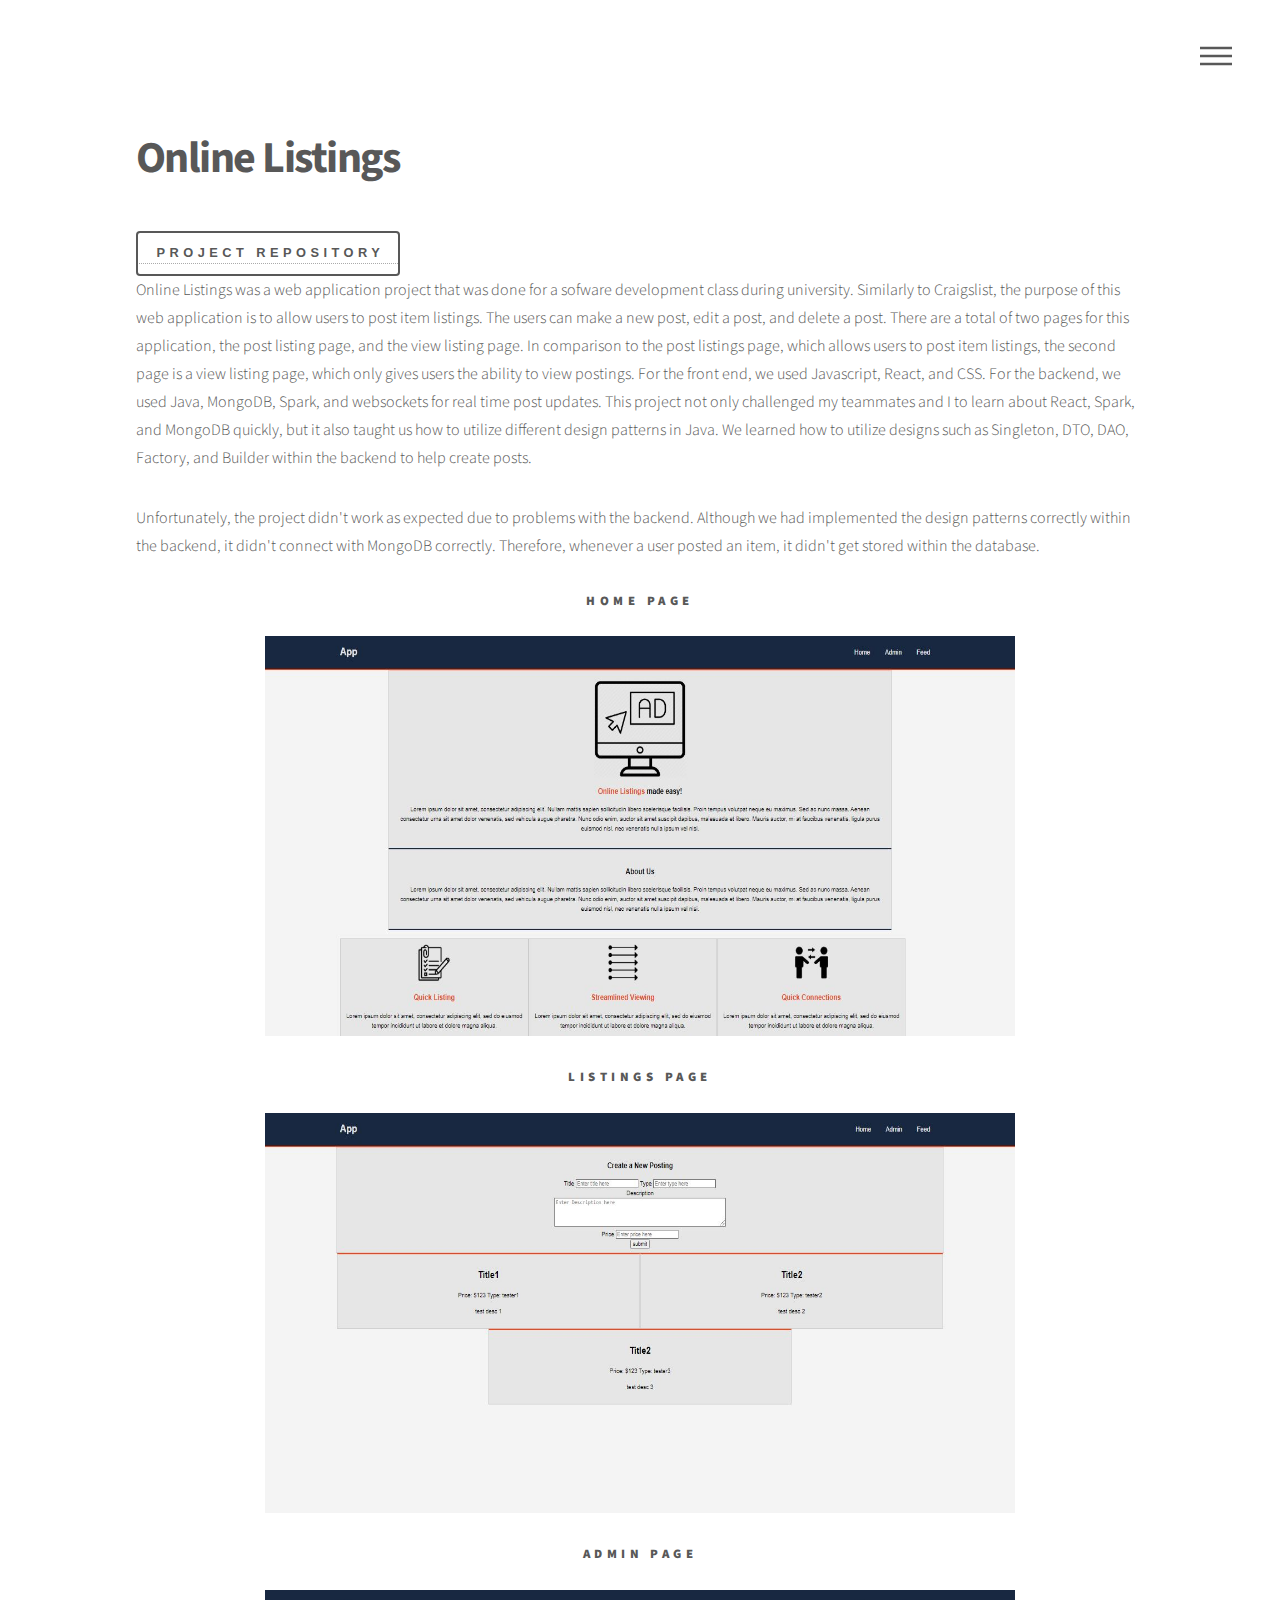
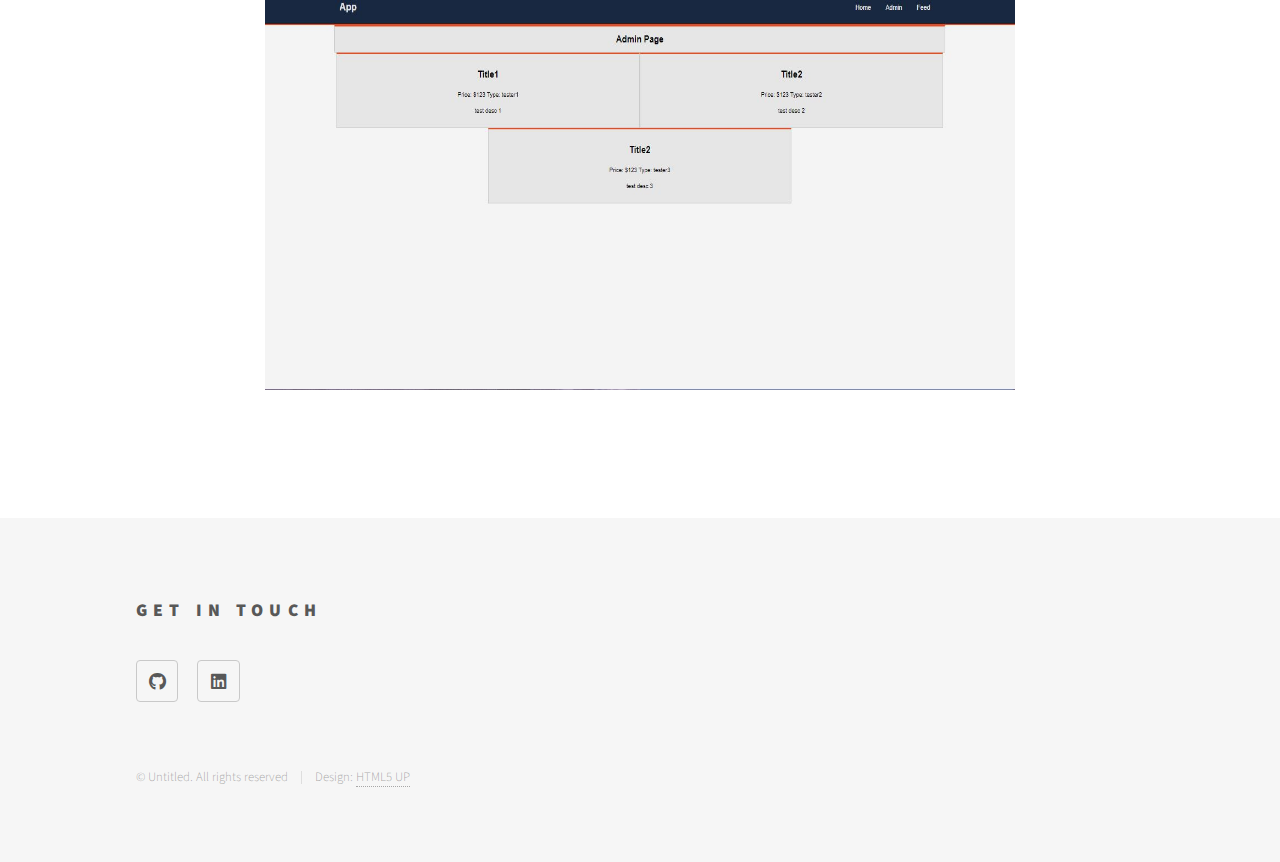
<file: onlineListings.html>
<!DOCTYPE HTML>
<!--
	Phantom by HTML5 UP
	html5up.net | @ajlkn
	Free for personal and commercial use under the CCA 3.0 license (html5up.net/license)
-->
<html>
	<head>
		<title>Online Listings</title>
		<meta charset="utf-8" />
		<meta name="viewport" content="width=device-width, initial-scale=1, user-scalable=no" />
		<link rel="stylesheet" href="assets/css/main.css" />
		<noscript><link rel="stylesheet" href="assets/css/noscript.css" /></noscript>
	</head>
	<body class="is-preload">
		<!-- Wrapper -->
			<div id="wrapper">

				<!-- Header -->
					<header id="header">
						<div class="inner">

							<!-- Nav -->
								<nav>
									<ul>
										<li><a href="#menu">Menu</a></li>
									</ul>
								</nav>

						</div>
					</header>

				<!-- Menu -->
					<nav id="menu">
						<h2>Menu</h2>
						<ul>
							<li><a href="index.html">Home</a></li>
							<li><a href="database.html">Chocobunnies Database</a></li>
							<li><a href="fileSystem.html">File System</a></li>
							<li><a href="onlineListings.html">Online Listings</a></li>
							<li><a href="virtualOrchestra.html">Virtual Orchestra</a></li>
						</ul>
					</nav>

				<!-- Main -->
					<div id="main">
						<div class="inner">
							<h1>Online Listings</h1>
							<a href="https://github.com/rmsevilla/online-listings-app"><button>Project Repository</button></a>
							<p>
								Online Listings was a web application project that was done for a sofware development class during university. Similarly to Craigslist,
								the purpose of this web application is to allow users to post item listings. The users can make a new post,
								edit a post, and delete a post. There are a total of two pages for this application, the post listing page, and the view listing page. In comparison to the
								post listings page, which allows users to post item listings, the second page is a view listing page, which only gives users the ability
								to view postings. For the front end, we used Javascript, React, and CSS. For the backend, we used Java, MongoDB, Spark, and websockets for 
								real time post updates. This project not only challenged my teammates and I to learn about React, Spark, and MongoDB quickly, but it also taught us
								how to utilize different design patterns in Java. We learned how to utilize designs such as Singleton, DTO, DAO, Factory, and Builder within the backend
								to help create posts. 
							</p>

							<p> 
								Unfortunately, the project didn't work as expected due to problems with the backend. Although we had implemented the design patterns correctly within the backend,
								it didn't connect with MongoDB correctly. Therefore, whenever a user posted an item, it didn't get stored within the database.
							</p>

							<p>
								<h4 style="text-align: center;">Home page</h4>
								<img src="images/onlineListings1.JPG" alt="" class="imgCenter" width="750" height="400"> 
							</p>

							<p>
								<h4 style="text-align: center;">Listings page</h4>
								<img src="images/onlineListings2.JPG" alt="" class="imgCenter" width="750" height="400">
							</p>

							<p>
								<h4 style="text-align: center;">Admin page</h4>
								<img src="images/onlineListings3.JPG" alt="" class="imgCenter" width="750" height="400">
							</p>

						</div>
					</div>

				<!-- Footer -->
					<footer id="footer">
						<div class="inner">
							<section>
								<h2>Get in touch</h2>
								<ul class="icons">
									<li><a href="https://github.com/rmsevilla" class="icon brands style2 fa-github"><span class="label">GitHub</span></a></li>
									<li><a href="https://www.linkedin.com/in/rmsevilla/" class="icon brands style2 fa-linkedin"><span class="label">LinkedIn</span></a></li>
								</ul>
							</section>
							<ul class="copyright">
								<li>&copy; Untitled. All rights reserved</li><li>Design: <a href="http://html5up.net">HTML5 UP</a></li>
							</ul>
						</div>
					</footer>

			</div>

		<!-- Scripts -->
			<script src="assets/js/jquery.min.js"></script>
			<script src="assets/js/browser.min.js"></script>
			<script src="assets/js/breakpoints.min.js"></script>
			<script src="assets/js/util.js"></script>
			<script src="assets/js/main.js"></script>

	</body>
</html>
</file>
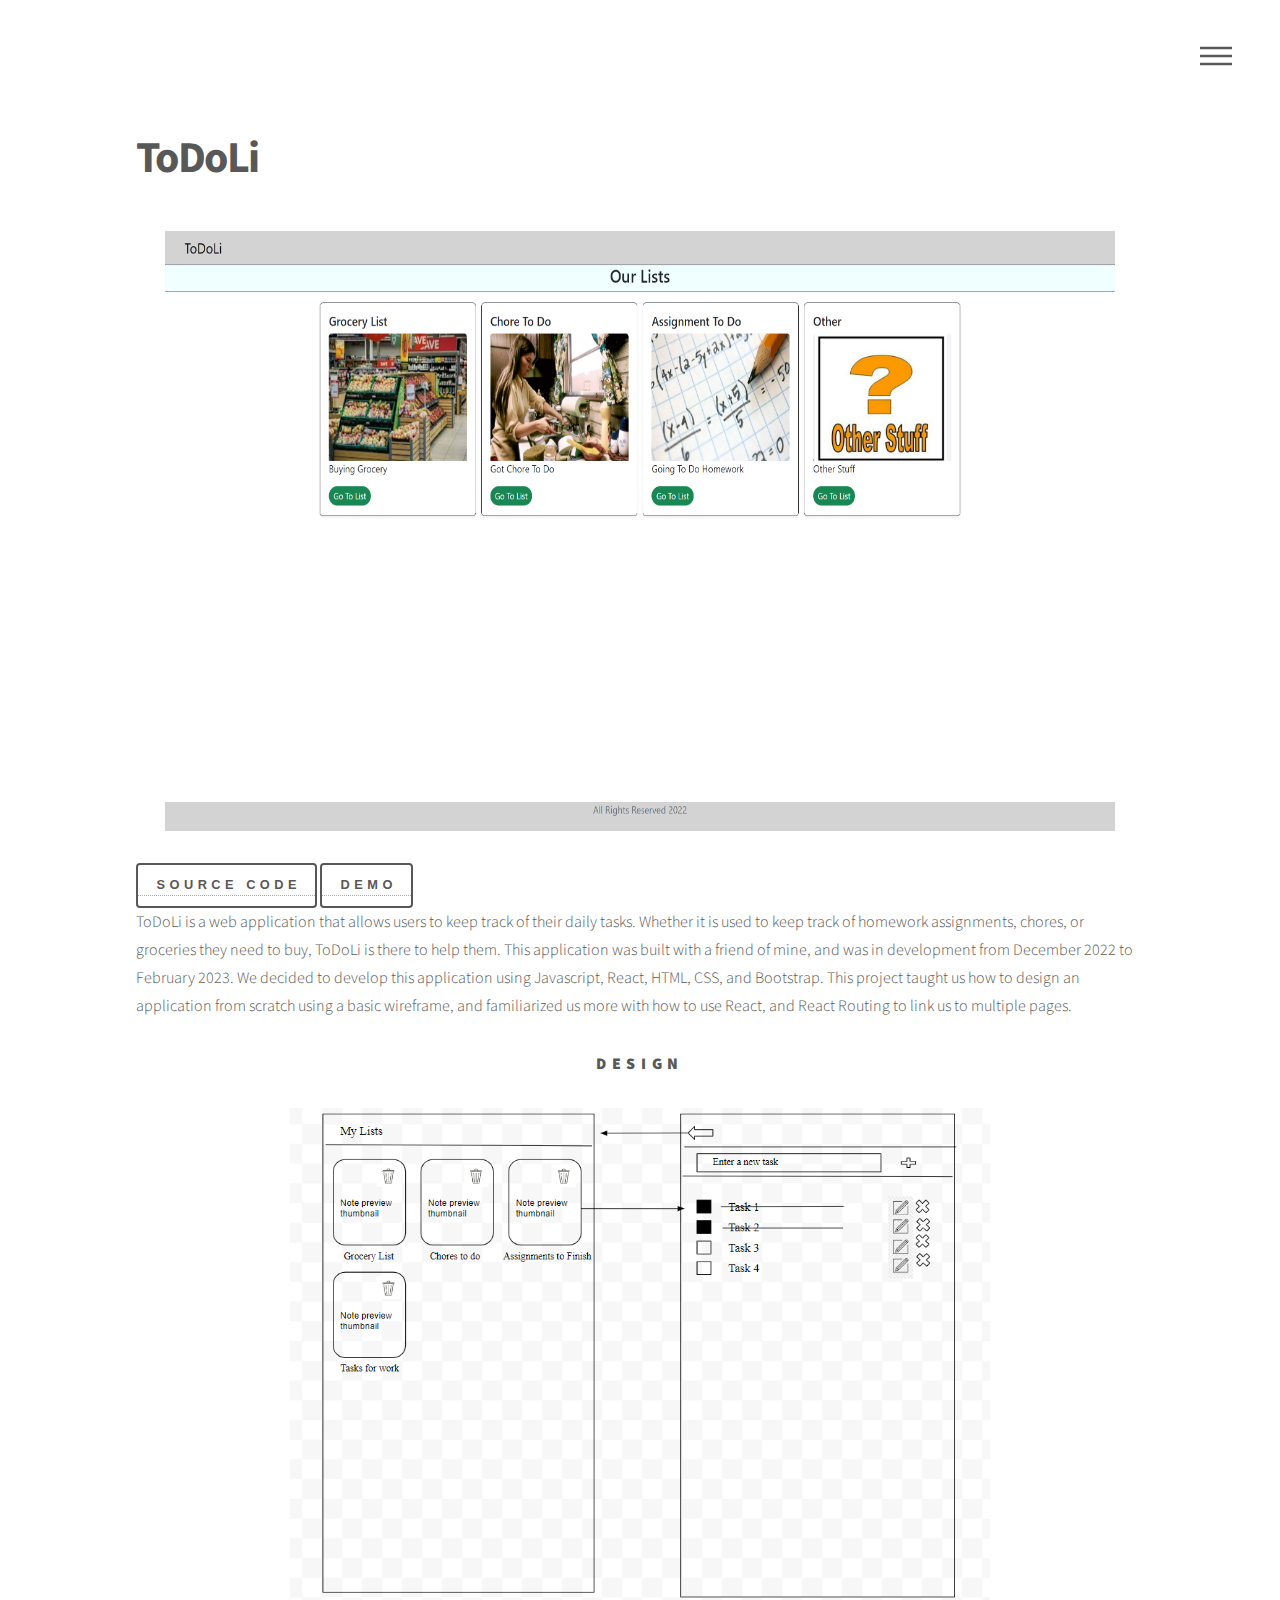
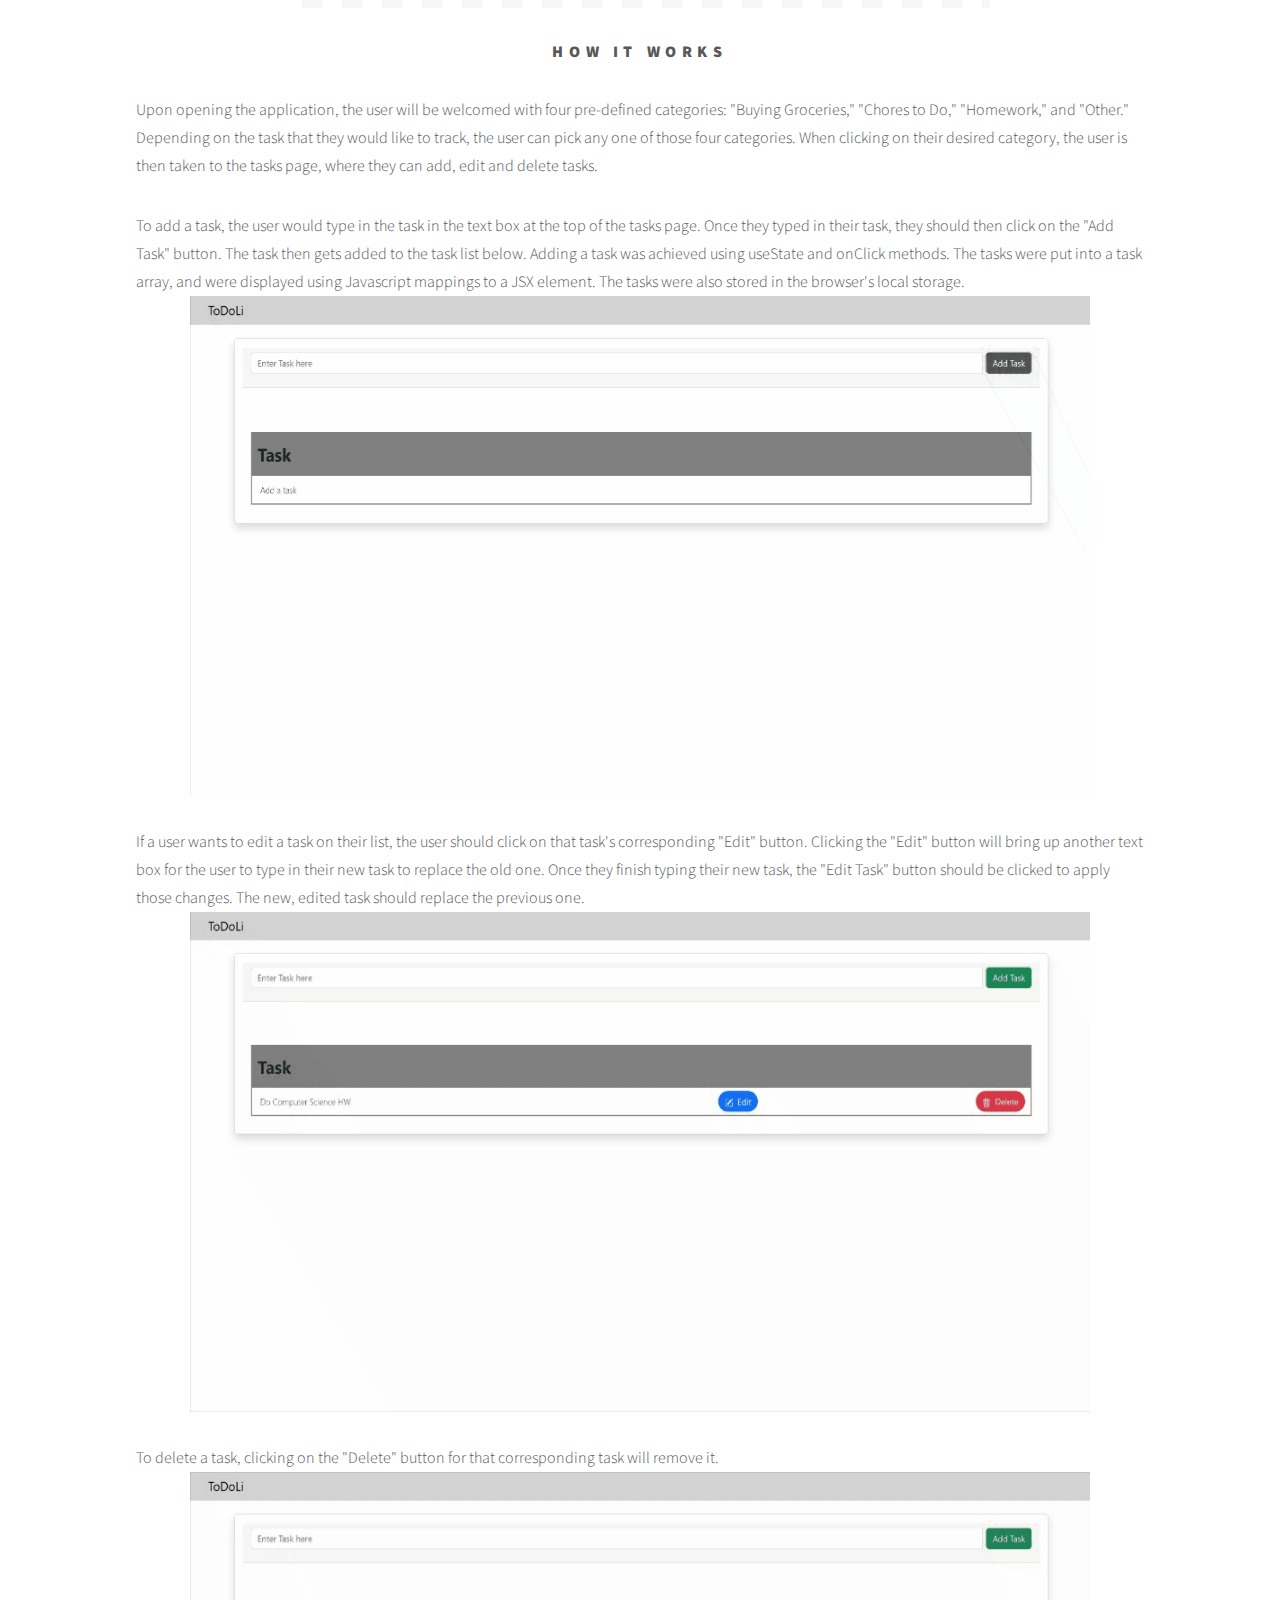
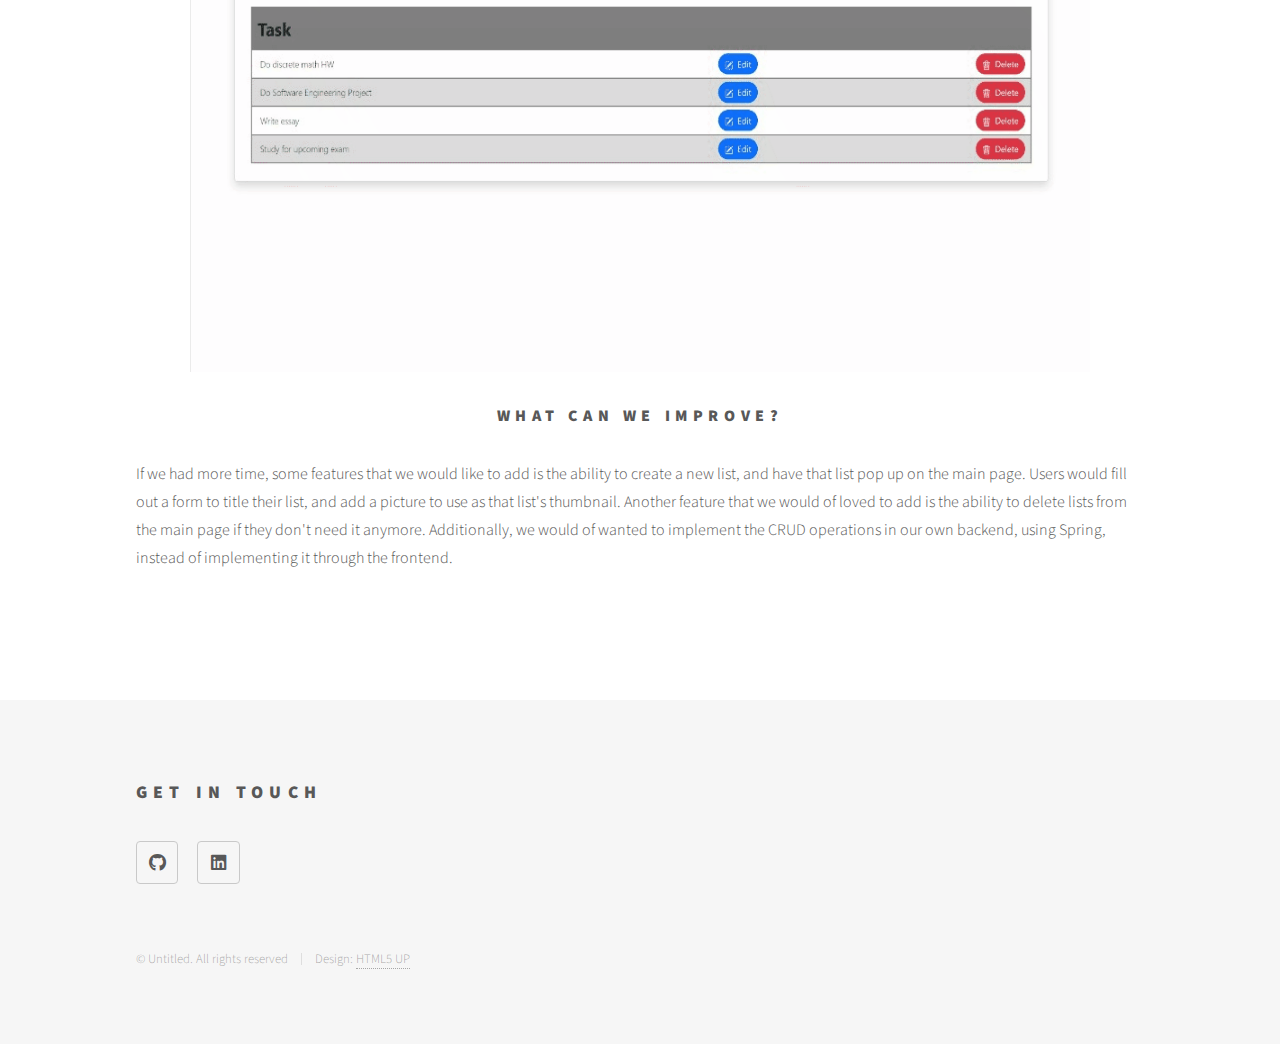
<file: todoli.html>
<!DOCTYPE HTML>
<!--
	Phantom by HTML5 UP
	html5up.net | @ajlkn
	Free for personal and commercial use under the CCA 3.0 license (html5up.net/license)
-->
<html>
	<head>
		<title>ToDoLi</title>
		<meta charset="utf-8" />
		<meta name="viewport" content="width=device-width, initial-scale=1, user-scalable=no" />
		<link rel="stylesheet" href="assets/css/main.css" />
		<noscript><link rel="stylesheet" href="assets/css/noscript.css" /></noscript>
	</head>
	<body class="is-preload">
		<!-- Wrapper -->
			<div id="wrapper">

				<!-- Header -->
					<header id="header">
						<div class="inner">

							<!-- Nav -->
								<nav>
									<ul>
										<li><a href="#menu">Menu</a></li>
									</ul>
								</nav>

						</div>
					</header>

				<!-- Menu -->
					<nav id="menu">
						<h2>Menu</h2>
						<ul>
							<li><a href="index.html">Home</a></li>
							<li><a href="database.html">Chocobunnies Database</a></li>
                            <li><a href="ecommerce.html">E-commerce Site</a></li>
							<li><a href="fileSystem.html">File System</a></li>
							<li><a href="onlineListings.html">Online Listings</a></li>
                            <li><a href="todoli.html">ToDoLi</a></li>
							<li><a href="virtualOrchestra.html">Virtual Orchestra</a></li>
						</ul>
					</nav>

				<!-- Main -->
					<div id="main">
						<div class="inner">
							<h1>ToDoLi</h1>

							<p>
								<img src = "images/todoli-main.png" alt="" class="imgCenter" width="950" height="600">
							</p>

                            <a href="https://github.com/rmsevilla/todoli"><button>Source Code</button></a>
                            <a href="https://teezeey1.github.io/todoli/"><button>Demo</button></a>

                            <p>ToDoLi is a web application that allows users to keep track of their daily tasks. Whether it is used to keep track of 
                                homework assignments, chores, or groceries they need to buy, ToDoLi is there to help them. This application was built
                                with a friend of mine, and was in development from December 2022 to February 2023. We decided to develop this application using 
                                Javascript, React, HTML, CSS, and Bootstrap. This project taught us how to design an application from scratch using a basic 
                                wireframe, and familiarized us more with how to use React, and React Routing to link us to multiple pages. 
							</p>

                            <p>
                                <h3 style="text-align: center;">Design</h3>
								<img src = "images/todoli-design.png" alt="" class="imgCenter" width="700" height="500">
                            </p>

                            <p>
                                <h3 style="text-align: center;">How it Works</h3>
								Upon opening the application, the user will be welcomed with four pre-defined categories: "Buying Groceries," 
								"Chores to Do," "Homework," and "Other." Depending on the task that they would like to track,
								the user can pick any one of those four categories. When clicking on their desired category, the 
								user is then taken to the tasks page, where they can add, edit and delete tasks. 
                            </p>

							<p>
								To add a task, the user would type in the task in the text box at the top of the tasks page. Once they typed in their task, 
								they should then click on the "Add Task" button. The task then gets added to the task list below. Adding a task was achieved
								using useState and onClick methods. The tasks were put into a task array, and were displayed using Javascript mappings to a JSX element.
								The tasks were also stored in the browser's local storage.
								<img src = "images/addTask.gif" alt="" class="imgCenter" width="900" height="500">  
							</p>

							<p>
								If a user wants to edit a task on their list, the user should click on that task's corresponding "Edit" button. Clicking the "Edit" button
								will bring up another text box for the user to type in their new task to replace the old one. Once they finish typing their new task,
								the "Edit Task" button should be clicked to apply those changes. The new, edited task should replace the previous one. 
								<img src = "images/editTask.gif" alt="" class="imgCenter" width="900" height="500">
							</p>

							<p>
								To delete a task, clicking on the "Delete" button for that corresponding task will remove it.
								<img src = "images/deleteTask.gif" alt="" class="imgCenter" width="900" height="500">
							</p>

                            <p>
                                <h3 style="text-align: center;">What can we Improve?</h3>
								If we had more time, some features that we would like to add is the ability to create a new list, and have that list pop up on the main page. 
								Users would fill out a form to title their list, and add a picture to use as that list's thumbnail. Another feature that we would of loved to add is the ability
								to delete lists from the main page if they don't need it anymore. Additionally, we would of wanted to implement the CRUD operations in our own backend, using Spring,
								instead of implementing it through the frontend. 
                            </p>


						</div>
					</div>

				<!-- Footer -->
					<footer id="footer">
						<div class="inner">
							<section>
								<h2>Get in touch</h2>
								<ul class="icons">
									<li><a href="https://github.com/rmsevilla" class="icon brands style2 fa-github"><span class="label">GitHub</span></a></li>
									<li><a href="https://www.linkedin.com/in/rmsevilla/" class="icon brands style2 fa-linkedin"><span class="label">LinkedIn</span></a></li>
								</ul>
							</section>
							<ul class="copyright">
								<li>&copy; Untitled. All rights reserved</li><li>Design: <a href="http://html5up.net">HTML5 UP</a></li>
							</ul>
						</div>
					</footer>

			</div>

		<!-- Scripts -->
			<script src="assets/js/jquery.min.js"></script>
			<script src="assets/js/browser.min.js"></script>
			<script src="assets/js/breakpoints.min.js"></script>
			<script src="assets/js/util.js"></script>
			<script src="assets/js/main.js"></script>

	</body>
</html>
</file>
<file: assets/css/noscript.css>
/*
	Phantom by HTML5 UP
	html5up.net | @ajlkn
	Free for personal and commercial use under the CCA 3.0 license (html5up.net/license)
*/

/* Tiles */

	body.is-preload .tiles article {
		-moz-transform: none;
		-webkit-transform: none;
		-ms-transform: none;
		transform: none;
		opacity: 1;
	}
</file>
<file: assets/css/main.css>
@import url(fontawesome-all.min.css);
@import url("https://fonts.googleapis.com/css?family=Source+Sans+Pro:300,700,900");

/*
	Phantom by HTML5 UP
	html5up.net | @ajlkn
	Free for personal and commercial use under the CCA 3.0 license (html5up.net/license)
*/

html, body, div, span, applet, object,
iframe, h1, h2, h3, h4, h5, h6, p, blockquote,
pre, a, abbr, acronym, address, big, cite,
code, del, dfn, em, img, ins, kbd, q, s, samp,
small, strike, strong, sub, sup, tt, var, b,
u, i, center, dl, dt, dd, ol, ul, li, fieldset,
form, label, legend, table, caption, tbody,
tfoot, thead, tr, th, td, article, aside,
canvas, details, embed, figure, figcaption,
footer, header, hgroup, menu, nav, output, ruby,
section, summary, time, mark, audio, video {
	margin: 0;
	padding: 0;
	border: 0;
	font-size: 100%;
	font: inherit;
	vertical-align: baseline;}

article, aside, details, figcaption, figure,
footer, header, hgroup, menu, nav, section {
	display: block;}

body {
	line-height: 1;
}

.image-container {
	display: inline-block;
  }
  
  .image-container img {
	display: inline-block;
	width: 50%;
  }

ol, ul {
	list-style: none;
}

blockquote, q {
	quotes: none;
}

	blockquote:before, blockquote:after, q:before, q:after {
		content: '';
		content: none;
	}

table {
	border-collapse: collapse;
	border-spacing: 0;
}

body {
	-webkit-text-size-adjust: none;
}

mark {
	background-color: transparent;
	color: inherit;
}

input::-moz-focus-inner {
	border: 0;
	padding: 0;
}

input, select, textarea {
	-moz-appearance: none;
	-webkit-appearance: none;
	-ms-appearance: none;
	appearance: none;
}

.imgCenter {
	width: 500;
	height: 600;
	display: block;
	margin-left: auto;
	margin-right: auto;
}

/* Basic */

	@-ms-viewport {
		width: device-width;
	}

	body {
		-ms-overflow-style: scrollbar;
	}

	@media screen and (max-width: 480px) {

		html, body {
			min-width: 320px;
		}

	}

	html {
		box-sizing: border-box;
	}

	*, *:before, *:after {
		box-sizing: inherit;
	}

	body {
		background: #ffffff;
	}

		body.is-preload *, body.is-preload *:before, body.is-preload *:after {
			-moz-animation: none !important;
			-webkit-animation: none !important;
			-ms-animation: none !important;
			animation: none !important;
			-moz-transition: none !important;
			-webkit-transition: none !important;
			-ms-transition: none !important;
			transition: none !important;
		}

/* Type */

	body, input, select, textarea {
		color: #585858;
		font-family: "Source Sans Pro", Helvetica, sans-serif;
		font-size: 16pt;
		font-weight: 300;
		line-height: 1.75;
	}

		@media screen and (max-width: 1680px) {

			body, input, select, textarea {
				font-size: 14pt;
			}

		}

		@media screen and (max-width: 1280px) {

			body, input, select, textarea {
				font-size: 12pt;
			}

		}

	a {
		-moz-transition: border-bottom-color 0.2s ease, color 0.2s ease;
		-webkit-transition: border-bottom-color 0.2s ease, color 0.2s ease;
		-ms-transition: border-bottom-color 0.2s ease, color 0.2s ease;
		transition: border-bottom-color 0.2s ease, color 0.2s ease;
		text-decoration: none;
		color: #585858;
		border-bottom: dotted 1px rgba(88, 88, 88, 0.5);
	}

		a:hover {
			border-bottom-color: transparent;
			color: #f2849e !important;
		}

	strong, b {
		font-weight: 900;
	}

	em, i {
		font-style: italic;
	}

	p {
		margin: 0 0 2em 0;
	}

	h1 {
		font-size: 2.75em;
		font-weight: 700;
		line-height: 1.3;
		margin: 0 0 1em 0;
		letter-spacing: -0.035em;
	}

		h1 a {
			color: inherit;
		}

		@media screen and (max-width: 736px) {

			h1 {
				font-size: 2em;
				margin: 0 0 1em 0;
			}

		}

		@media screen and (max-width: 360px) {

			h1 {
				font-size: 1.75em;
			}

		}

	h2, h3, h4, h5, h6 {
		font-weight: 900;
		line-height: 1.5;
		margin: 0 0 2em 0;
		text-transform: uppercase;
		letter-spacing: 0.35em;
	}

		h2 a, h3 a, h4 a, h5 a, h6 a {
			color: inherit;
		}

	h2 {
		font-size: 1.1em;
	}

	h3 {
		font-size: 1em;
	}

	h4 {
		font-size: 0.8em;
	}

	h5 {
		font-size: 0.8em;
	}

	h6 {
		font-size: 0.8em;
	}

	@media screen and (max-width: 980px) {

		h1 br, h2 br, h3 br, h4 br, h5 br, h6 br {
			display: none;
		}

	}

	@media screen and (max-width: 736px) {

		h2 {
			font-size: 1em;
		}

		h3 {
			font-size: 0.8em;
		}

	}

	sub {
		font-size: 0.8em;
		position: relative;
		top: 0.5em;
	}

	sup {
		font-size: 0.8em;
		position: relative;
		top: -0.5em;
	}

	blockquote {
		border-left: solid 4px #c9c9c9;
		font-style: italic;
		margin: 0 0 2em 0;
		padding: 0.5em 0 0.5em 2em;
	}

	code {
		background: rgba(144, 144, 144, 0.075);
		border-radius: 4px;
		border: solid 1px #c9c9c9;
		font-family: "Courier New", monospace;
		font-size: 0.9em;
		margin: 0 0.25em;
		padding: 0.25em 0.65em;
	}

	pre {
		-webkit-overflow-scrolling: touch;
		font-family: "Courier New", monospace;
		font-size: 0.9em;
		margin: 0 0 2em 0;
	}

		pre code {
			display: block;
			line-height: 1.75;
			padding: 1em 1.5em;
			overflow-x: auto;
		}

	hr {
		border: 0;
		border-bottom: solid 1px #c9c9c9;
		margin: 2em 0;
	}

		hr.major {
			margin: 3em 0;
		}

	.align-left {
		text-align: left;
	}

	.align-center {
		text-align: center;
	}

	.align-right {
		text-align: right;
	}

/* Row */

	.row {
		display: flex;
		flex-wrap: wrap;
		box-sizing: border-box;
		align-items: stretch;
	}

		.row > * {
			box-sizing: border-box;
		}

		.row.gtr-uniform > * > :last-child {
			margin-bottom: 0;
		}

		.row.aln-left {
			justify-content: flex-start;
		}

		.row.aln-center {
			justify-content: center;
		}

		.row.aln-right {
			justify-content: flex-end;
		}

		.row.aln-top {
			align-items: flex-start;
		}

		.row.aln-middle {
			align-items: center;
		}

		.row.aln-bottom {
			align-items: flex-end;
		}

		.row > .imp {
			order: -1;
		}

		.row > .col-1 {
			width: 8.33333%;
		}

		.row > .off-1 {
			margin-left: 8.33333%;
		}

		.row > .col-2 {
			width: 16.66667%;
		}

		.row > .off-2 {
			margin-left: 16.66667%;
		}

		.row > .col-3 {
			width: 25%;
		}

		.row > .off-3 {
			margin-left: 25%;
		}

		.row > .col-4 {
			width: 33.33333%;
		}

		.row > .off-4 {
			margin-left: 33.33333%;
		}

		.row > .col-5 {
			width: 41.66667%;
		}

		.row > .off-5 {
			margin-left: 41.66667%;
		}

		.row > .col-6 {
			width: 50%;
		}

		.row > .off-6 {
			margin-left: 50%;
		}

		.row > .col-7 {
			width: 58.33333%;
		}

		.row > .off-7 {
			margin-left: 58.33333%;
		}

		.row > .col-8 {
			width: 66.66667%;
		}

		.row > .off-8 {
			margin-left: 66.66667%;
		}

		.row > .col-9 {
			width: 75%;
		}

		.row > .off-9 {
			margin-left: 75%;
		}

		.row > .col-10 {
			width: 83.33333%;
		}

		.row > .off-10 {
			margin-left: 83.33333%;
		}

		.row > .col-11 {
			width: 91.66667%;
		}

		.row > .off-11 {
			margin-left: 91.66667%;
		}

		.row > .col-12 {
			width: 100%;
		}

		.row > .off-12 {
			margin-left: 100%;
		}

		.row.gtr-0 {
			margin-top: 0;
			margin-left: 0em;
		}

			.row.gtr-0 > * {
				padding: 0 0 0 0em;
			}

			.row.gtr-0.gtr-uniform {
				margin-top: 0em;
			}

				.row.gtr-0.gtr-uniform > * {
					padding-top: 0em;
				}

		.row.gtr-25 {
			margin-top: 0;
			margin-left: -0.5em;
		}

			.row.gtr-25 > * {
				padding: 0 0 0 0.5em;
			}

			.row.gtr-25.gtr-uniform {
				margin-top: -0.5em;
			}

				.row.gtr-25.gtr-uniform > * {
					padding-top: 0.5em;
				}

		.row.gtr-50 {
			margin-top: 0;
			margin-left: -1em;
		}

			.row.gtr-50 > * {
				padding: 0 0 0 1em;
			}

			.row.gtr-50.gtr-uniform {
				margin-top: -1em;
			}

				.row.gtr-50.gtr-uniform > * {
					padding-top: 1em;
				}

		.row {
			margin-top: 0;
			margin-left: -2em;
		}

			.row > * {
				padding: 0 0 0 2em;
			}

			.row.gtr-uniform {
				margin-top: -2em;
			}

				.row.gtr-uniform > * {
					padding-top: 2em;
				}

		.row.gtr-150 {
			margin-top: 0;
			margin-left: -3em;
		}

			.row.gtr-150 > * {
				padding: 0 0 0 3em;
			}

			.row.gtr-150.gtr-uniform {
				margin-top: -3em;
			}

				.row.gtr-150.gtr-uniform > * {
					padding-top: 3em;
				}

		.row.gtr-200 {
			margin-top: 0;
			margin-left: -4em;
		}

			.row.gtr-200 > * {
				padding: 0 0 0 4em;
			}

			.row.gtr-200.gtr-uniform {
				margin-top: -4em;
			}

				.row.gtr-200.gtr-uniform > * {
					padding-top: 4em;
				}

		@media screen and (max-width: 1680px) {

			.row {
				display: flex;
				flex-wrap: wrap;
				box-sizing: border-box;
				align-items: stretch;
			}

				.row > * {
					box-sizing: border-box;
				}

				.row.gtr-uniform > * > :last-child {
					margin-bottom: 0;
				}

				.row.aln-left {
					justify-content: flex-start;
				}

				.row.aln-center {
					justify-content: center;
				}

				.row.aln-right {
					justify-content: flex-end;
				}

				.row.aln-top {
					align-items: flex-start;
				}

				.row.aln-middle {
					align-items: center;
				}

				.row.aln-bottom {
					align-items: flex-end;
				}

				.row > .imp-xlarge {
					order: -1;
				}

				.row > .col-1-xlarge {
					width: 8.33333%;
				}

				.row > .off-1-xlarge {
					margin-left: 8.33333%;
				}

				.row > .col-2-xlarge {
					width: 16.66667%;
				}

				.row > .off-2-xlarge {
					margin-left: 16.66667%;
				}

				.row > .col-3-xlarge {
					width: 25%;
				}

				.row > .off-3-xlarge {
					margin-left: 25%;
				}

				.row > .col-4-xlarge {
					width: 33.33333%;
				}

				.row > .off-4-xlarge {
					margin-left: 33.33333%;
				}

				.row > .col-5-xlarge {
					width: 41.66667%;
				}

				.row > .off-5-xlarge {
					margin-left: 41.66667%;
				}

				.row > .col-6-xlarge {
					width: 50%;
				}

				.row > .off-6-xlarge {
					margin-left: 50%;
				}

				.row > .col-7-xlarge {
					width: 58.33333%;
				}

				.row > .off-7-xlarge {
					margin-left: 58.33333%;
				}

				.row > .col-8-xlarge {
					width: 66.66667%;
				}

				.row > .off-8-xlarge {
					margin-left: 66.66667%;
				}

				.row > .col-9-xlarge {
					width: 75%;
				}

				.row > .off-9-xlarge {
					margin-left: 75%;
				}

				.row > .col-10-xlarge {
					width: 83.33333%;
				}

				.row > .off-10-xlarge {
					margin-left: 83.33333%;
				}

				.row > .col-11-xlarge {
					width: 91.66667%;
				}

				.row > .off-11-xlarge {
					margin-left: 91.66667%;
				}

				.row > .col-12-xlarge {
					width: 100%;
				}

				.row > .off-12-xlarge {
					margin-left: 100%;
				}

				.row.gtr-0 {
					margin-top: 0;
					margin-left: 0em;
				}

					.row.gtr-0 > * {
						padding: 0 0 0 0em;
					}

					.row.gtr-0.gtr-uniform {
						margin-top: 0em;
					}

						.row.gtr-0.gtr-uniform > * {
							padding-top: 0em;
						}

				.row.gtr-25 {
					margin-top: 0;
					margin-left: -0.5em;
				}

					.row.gtr-25 > * {
						padding: 0 0 0 0.5em;
					}

					.row.gtr-25.gtr-uniform {
						margin-top: -0.5em;
					}

						.row.gtr-25.gtr-uniform > * {
							padding-top: 0.5em;
						}

				.row.gtr-50 {
					margin-top: 0;
					margin-left: -1em;
				}

					.row.gtr-50 > * {
						padding: 0 0 0 1em;
					}

					.row.gtr-50.gtr-uniform {
						margin-top: -1em;
					}

						.row.gtr-50.gtr-uniform > * {
							padding-top: 1em;
						}

				.row {
					margin-top: 0;
					margin-left: -2em;
				}

					.row > * {
						padding: 0 0 0 2em;
					}

					.row.gtr-uniform {
						margin-top: -2em;
					}

						.row.gtr-uniform > * {
							padding-top: 2em;
						}

				.row.gtr-150 {
					margin-top: 0;
					margin-left: -3em;
				}

					.row.gtr-150 > * {
						padding: 0 0 0 3em;
					}

					.row.gtr-150.gtr-uniform {
						margin-top: -3em;
					}

						.row.gtr-150.gtr-uniform > * {
							padding-top: 3em;
						}

				.row.gtr-200 {
					margin-top: 0;
					margin-left: -4em;
				}

					.row.gtr-200 > * {
						padding: 0 0 0 4em;
					}

					.row.gtr-200.gtr-uniform {
						margin-top: -4em;
					}

						.row.gtr-200.gtr-uniform > * {
							padding-top: 4em;
						}

		}

		@media screen and (max-width: 1280px) {

			.row {
				display: flex;
				flex-wrap: wrap;
				box-sizing: border-box;
				align-items: stretch;
			}

				.row > * {
					box-sizing: border-box;
				}

				.row.gtr-uniform > * > :last-child {
					margin-bottom: 0;
				}

				.row.aln-left {
					justify-content: flex-start;
				}

				.row.aln-center {
					justify-content: center;
				}

				.row.aln-right {
					justify-content: flex-end;
				}

				.row.aln-top {
					align-items: flex-start;
				}

				.row.aln-middle {
					align-items: center;
				}

				.row.aln-bottom {
					align-items: flex-end;
				}

				.row > .imp-large {
					order: -1;
				}

				.row > .col-1-large {
					width: 8.33333%;
				}

				.row > .off-1-large {
					margin-left: 8.33333%;
				}

				.row > .col-2-large {
					width: 16.66667%;
				}

				.row > .off-2-large {
					margin-left: 16.66667%;
				}

				.row > .col-3-large {
					width: 25%;
				}

				.row > .off-3-large {
					margin-left: 25%;
				}

				.row > .col-4-large {
					width: 33.33333%;
				}

				.row > .off-4-large {
					margin-left: 33.33333%;
				}

				.row > .col-5-large {
					width: 41.66667%;
				}

				.row > .off-5-large {
					margin-left: 41.66667%;
				}

				.row > .col-6-large {
					width: 50%;
				}

				.row > .off-6-large {
					margin-left: 50%;
				}

				.row > .col-7-large {
					width: 58.33333%;
				}

				.row > .off-7-large {
					margin-left: 58.33333%;
				}

				.row > .col-8-large {
					width: 66.66667%;
				}

				.row > .off-8-large {
					margin-left: 66.66667%;
				}

				.row > .col-9-large {
					width: 75%;
				}

				.row > .off-9-large {
					margin-left: 75%;
				}

				.row > .col-10-large {
					width: 83.33333%;
				}

				.row > .off-10-large {
					margin-left: 83.33333%;
				}

				.row > .col-11-large {
					width: 91.66667%;
				}

				.row > .off-11-large {
					margin-left: 91.66667%;
				}

				.row > .col-12-large {
					width: 100%;
				}

				.row > .off-12-large {
					margin-left: 100%;
				}

				.row.gtr-0 {
					margin-top: 0;
					margin-left: 0em;
				}

					.row.gtr-0 > * {
						padding: 0 0 0 0em;
					}

					.row.gtr-0.gtr-uniform {
						margin-top: 0em;
					}

						.row.gtr-0.gtr-uniform > * {
							padding-top: 0em;
						}

				.row.gtr-25 {
					margin-top: 0;
					margin-left: -0.5em;
				}

					.row.gtr-25 > * {
						padding: 0 0 0 0.5em;
					}

					.row.gtr-25.gtr-uniform {
						margin-top: -0.5em;
					}

						.row.gtr-25.gtr-uniform > * {
							padding-top: 0.5em;
						}

				.row.gtr-50 {
					margin-top: 0;
					margin-left: -1em;
				}

					.row.gtr-50 > * {
						padding: 0 0 0 1em;
					}

					.row.gtr-50.gtr-uniform {
						margin-top: -1em;
					}

						.row.gtr-50.gtr-uniform > * {
							padding-top: 1em;
						}

				.row {
					margin-top: 0;
					margin-left: -2em;
				}

					.row > * {
						padding: 0 0 0 2em;
					}

					.row.gtr-uniform {
						margin-top: -2em;
					}

						.row.gtr-uniform > * {
							padding-top: 2em;
						}

				.row.gtr-150 {
					margin-top: 0;
					margin-left: -3em;
				}

					.row.gtr-150 > * {
						padding: 0 0 0 3em;
					}

					.row.gtr-150.gtr-uniform {
						margin-top: -3em;
					}

						.row.gtr-150.gtr-uniform > * {
							padding-top: 3em;
						}

				.row.gtr-200 {
					margin-top: 0;
					margin-left: -4em;
				}

					.row.gtr-200 > * {
						padding: 0 0 0 4em;
					}

					.row.gtr-200.gtr-uniform {
						margin-top: -4em;
					}

						.row.gtr-200.gtr-uniform > * {
							padding-top: 4em;
						}

		}

		@media screen and (max-width: 980px) {

			.row {
				display: flex;
				flex-wrap: wrap;
				box-sizing: border-box;
				align-items: stretch;
			}

				.row > * {
					box-sizing: border-box;
				}

				.row.gtr-uniform > * > :last-child {
					margin-bottom: 0;
				}

				.row.aln-left {
					justify-content: flex-start;
				}

				.row.aln-center {
					justify-content: center;
				}

				.row.aln-right {
					justify-content: flex-end;
				}

				.row.aln-top {
					align-items: flex-start;
				}

				.row.aln-middle {
					align-items: center;
				}

				.row.aln-bottom {
					align-items: flex-end;
				}

				.row > .imp-medium {
					order: -1;
				}

				.row > .col-1-medium {
					width: 8.33333%;
				}

				.row > .off-1-medium {
					margin-left: 8.33333%;
				}

				.row > .col-2-medium {
					width: 16.66667%;
				}

				.row > .off-2-medium {
					margin-left: 16.66667%;
				}

				.row > .col-3-medium {
					width: 25%;
				}

				.row > .off-3-medium {
					margin-left: 25%;
				}

				.row > .col-4-medium {
					width: 33.33333%;
				}

				.row > .off-4-medium {
					margin-left: 33.33333%;
				}

				.row > .col-5-medium {
					width: 41.66667%;
				}

				.row > .off-5-medium {
					margin-left: 41.66667%;
				}

				.row > .col-6-medium {
					width: 50%;
				}

				.row > .off-6-medium {
					margin-left: 50%;
				}

				.row > .col-7-medium {
					width: 58.33333%;
				}

				.row > .off-7-medium {
					margin-left: 58.33333%;
				}

				.row > .col-8-medium {
					width: 66.66667%;
				}

				.row > .off-8-medium {
					margin-left: 66.66667%;
				}

				.row > .col-9-medium {
					width: 75%;
				}

				.row > .off-9-medium {
					margin-left: 75%;
				}

				.row > .col-10-medium {
					width: 83.33333%;
				}

				.row > .off-10-medium {
					margin-left: 83.33333%;
				}

				.row > .col-11-medium {
					width: 91.66667%;
				}

				.row > .off-11-medium {
					margin-left: 91.66667%;
				}

				.row > .col-12-medium {
					width: 100%;
				}

				.row > .off-12-medium {
					margin-left: 100%;
				}

				.row.gtr-0 {
					margin-top: 0;
					margin-left: 0em;
				}

					.row.gtr-0 > * {
						padding: 0 0 0 0em;
					}

					.row.gtr-0.gtr-uniform {
						margin-top: 0em;
					}

						.row.gtr-0.gtr-uniform > * {
							padding-top: 0em;
						}

				.row.gtr-25 {
					margin-top: 0;
					margin-left: -0.375em;
				}

					.row.gtr-25 > * {
						padding: 0 0 0 0.375em;
					}

					.row.gtr-25.gtr-uniform {
						margin-top: -0.375em;
					}

						.row.gtr-25.gtr-uniform > * {
							padding-top: 0.375em;
						}

				.row.gtr-50 {
					margin-top: 0;
					margin-left: -0.75em;
				}

					.row.gtr-50 > * {
						padding: 0 0 0 0.75em;
					}

					.row.gtr-50.gtr-uniform {
						margin-top: -0.75em;
					}

						.row.gtr-50.gtr-uniform > * {
							padding-top: 0.75em;
						}

				.row {
					margin-top: 0;
					margin-left: -1.5em;
				}

					.row > * {
						padding: 0 0 0 1.5em;
					}

					.row.gtr-uniform {
						margin-top: -1.5em;
					}

						.row.gtr-uniform > * {
							padding-top: 1.5em;
						}

				.row.gtr-150 {
					margin-top: 0;
					margin-left: -2.25em;
				}

					.row.gtr-150 > * {
						padding: 0 0 0 2.25em;
					}

					.row.gtr-150.gtr-uniform {
						margin-top: -2.25em;
					}

						.row.gtr-150.gtr-uniform > * {
							padding-top: 2.25em;
						}

				.row.gtr-200 {
					margin-top: 0;
					margin-left: -3em;
				}

					.row.gtr-200 > * {
						padding: 0 0 0 3em;
					}

					.row.gtr-200.gtr-uniform {
						margin-top: -3em;
					}

						.row.gtr-200.gtr-uniform > * {
							padding-top: 3em;
						}

		}

		@media screen and (max-width: 736px) {

			.row {
				display: flex;
				flex-wrap: wrap;
				box-sizing: border-box;
				align-items: stretch;
			}

				.row > * {
					box-sizing: border-box;
				}

				.row.gtr-uniform > * > :last-child {
					margin-bottom: 0;
				}

				.row.aln-left {
					justify-content: flex-start;
				}

				.row.aln-center {
					justify-content: center;
				}

				.row.aln-right {
					justify-content: flex-end;
				}

				.row.aln-top {
					align-items: flex-start;
				}

				.row.aln-middle {
					align-items: center;
				}

				.row.aln-bottom {
					align-items: flex-end;
				}

				.row > .imp-small {
					order: -1;
				}

				.row > .col-1-small {
					width: 8.33333%;
				}

				.row > .off-1-small {
					margin-left: 8.33333%;
				}

				.row > .col-2-small {
					width: 16.66667%;
				}

				.row > .off-2-small {
					margin-left: 16.66667%;
				}

				.row > .col-3-small {
					width: 25%;
				}

				.row > .off-3-small {
					margin-left: 25%;
				}

				.row > .col-4-small {
					width: 33.33333%;
				}

				.row > .off-4-small {
					margin-left: 33.33333%;
				}

				.row > .col-5-small {
					width: 41.66667%;
				}

				.row > .off-5-small {
					margin-left: 41.66667%;
				}

				.row > .col-6-small {
					width: 50%;
				}

				.row > .off-6-small {
					margin-left: 50%;
				}

				.row > .col-7-small {
					width: 58.33333%;
				}

				.row > .off-7-small {
					margin-left: 58.33333%;
				}

				.row > .col-8-small {
					width: 66.66667%;
				}

				.row > .off-8-small {
					margin-left: 66.66667%;
				}

				.row > .col-9-small {
					width: 75%;
				}

				.row > .off-9-small {
					margin-left: 75%;
				}

				.row > .col-10-small {
					width: 83.33333%;
				}

				.row > .off-10-small {
					margin-left: 83.33333%;
				}

				.row > .col-11-small {
					width: 91.66667%;
				}

				.row > .off-11-small {
					margin-left: 91.66667%;
				}

				.row > .col-12-small {
					width: 100%;
				}

				.row > .off-12-small {
					margin-left: 100%;
				}

				.row.gtr-0 {
					margin-top: 0;
					margin-left: 0em;
				}

					.row.gtr-0 > * {
						padding: 0 0 0 0em;
					}

					.row.gtr-0.gtr-uniform {
						margin-top: 0em;
					}

						.row.gtr-0.gtr-uniform > * {
							padding-top: 0em;
						}

				.row.gtr-25 {
					margin-top: 0;
					margin-left: -0.25em;
				}

					.row.gtr-25 > * {
						padding: 0 0 0 0.25em;
					}

					.row.gtr-25.gtr-uniform {
						margin-top: -0.25em;
					}

						.row.gtr-25.gtr-uniform > * {
							padding-top: 0.25em;
						}

				.row.gtr-50 {
					margin-top: 0;
					margin-left: -0.5em;
				}

					.row.gtr-50 > * {
						padding: 0 0 0 0.5em;
					}

					.row.gtr-50.gtr-uniform {
						margin-top: -0.5em;
					}

						.row.gtr-50.gtr-uniform > * {
							padding-top: 0.5em;
						}

				.row {
					margin-top: 0;
					margin-left: -1em;
				}

					.row > * {
						padding: 0 0 0 1em;
					}

					.row.gtr-uniform {
						margin-top: -1em;
					}

						.row.gtr-uniform > * {
							padding-top: 1em;
						}

				.row.gtr-150 {
					margin-top: 0;
					margin-left: -1.5em;
				}

					.row.gtr-150 > * {
						padding: 0 0 0 1.5em;
					}

					.row.gtr-150.gtr-uniform {
						margin-top: -1.5em;
					}

						.row.gtr-150.gtr-uniform > * {
							padding-top: 1.5em;
						}

				.row.gtr-200 {
					margin-top: 0;
					margin-left: -2em;
				}

					.row.gtr-200 > * {
						padding: 0 0 0 2em;
					}

					.row.gtr-200.gtr-uniform {
						margin-top: -2em;
					}

						.row.gtr-200.gtr-uniform > * {
							padding-top: 2em;
						}

		}

		@media screen and (max-width: 480px) {

			.row {
				display: flex;
				flex-wrap: wrap;
				box-sizing: border-box;
				align-items: stretch;
			}

				.row > * {
					box-sizing: border-box;
				}

				.row.gtr-uniform > * > :last-child {
					margin-bottom: 0;
				}

				.row.aln-left {
					justify-content: flex-start;
				}

				.row.aln-center {
					justify-content: center;
				}

				.row.aln-right {
					justify-content: flex-end;
				}

				.row.aln-top {
					align-items: flex-start;
				}

				.row.aln-middle {
					align-items: center;
				}

				.row.aln-bottom {
					align-items: flex-end;
				}

				.row > .imp-xsmall {
					order: -1;
				}

				.row > .col-1-xsmall {
					width: 8.33333%;
				}

				.row > .off-1-xsmall {
					margin-left: 8.33333%;
				}

				.row > .col-2-xsmall {
					width: 16.66667%;
				}

				.row > .off-2-xsmall {
					margin-left: 16.66667%;
				}

				.row > .col-3-xsmall {
					width: 25%;
				}

				.row > .off-3-xsmall {
					margin-left: 25%;
				}

				.row > .col-4-xsmall {
					width: 33.33333%;
				}

				.row > .off-4-xsmall {
					margin-left: 33.33333%;
				}

				.row > .col-5-xsmall {
					width: 41.66667%;
				}

				.row > .off-5-xsmall {
					margin-left: 41.66667%;
				}

				.row > .col-6-xsmall {
					width: 50%;
				}

				.row > .off-6-xsmall {
					margin-left: 50%;
				}

				.row > .col-7-xsmall {
					width: 58.33333%;
				}

				.row > .off-7-xsmall {
					margin-left: 58.33333%;
				}

				.row > .col-8-xsmall {
					width: 66.66667%;
				}

				.row > .off-8-xsmall {
					margin-left: 66.66667%;
				}

				.row > .col-9-xsmall {
					width: 75%;
				}

				.row > .off-9-xsmall {
					margin-left: 75%;
				}

				.row > .col-10-xsmall {
					width: 83.33333%;
				}

				.row > .off-10-xsmall {
					margin-left: 83.33333%;
				}

				.row > .col-11-xsmall {
					width: 91.66667%;
				}

				.row > .off-11-xsmall {
					margin-left: 91.66667%;
				}

				.row > .col-12-xsmall {
					width: 100%;
				}

				.row > .off-12-xsmall {
					margin-left: 100%;
				}

				.row.gtr-0 {
					margin-top: 0;
					margin-left: 0em;
				}

					.row.gtr-0 > * {
						padding: 0 0 0 0em;
					}

					.row.gtr-0.gtr-uniform {
						margin-top: 0em;
					}

						.row.gtr-0.gtr-uniform > * {
							padding-top: 0em;
						}

				.row.gtr-25 {
					margin-top: 0;
					margin-left: -0.25em;
				}

					.row.gtr-25 > * {
						padding: 0 0 0 0.25em;
					}

					.row.gtr-25.gtr-uniform {
						margin-top: -0.25em;
					}

						.row.gtr-25.gtr-uniform > * {
							padding-top: 0.25em;
						}

				.row.gtr-50 {
					margin-top: 0;
					margin-left: -0.5em;
				}

					.row.gtr-50 > * {
						padding: 0 0 0 0.5em;
					}

					.row.gtr-50.gtr-uniform {
						margin-top: -0.5em;
					}

						.row.gtr-50.gtr-uniform > * {
							padding-top: 0.5em;
						}

				.row {
					margin-top: 0;
					margin-left: -1em;
				}

					.row > * {
						padding: 0 0 0 1em;
					}

					.row.gtr-uniform {
						margin-top: -1em;
					}

						.row.gtr-uniform > * {
							padding-top: 1em;
						}

				.row.gtr-150 {
					margin-top: 0;
					margin-left: -1.5em;
				}

					.row.gtr-150 > * {
						padding: 0 0 0 1.5em;
					}

					.row.gtr-150.gtr-uniform {
						margin-top: -1.5em;
					}

						.row.gtr-150.gtr-uniform > * {
							padding-top: 1.5em;
						}

				.row.gtr-200 {
					margin-top: 0;
					margin-left: -2em;
				}

					.row.gtr-200 > * {
						padding: 0 0 0 2em;
					}

					.row.gtr-200.gtr-uniform {
						margin-top: -2em;
					}

						.row.gtr-200.gtr-uniform > * {
							padding-top: 2em;
						}

		}

/* Section/Article */

	section.special, article.special {
		text-align: center;
	}

	header p {
		margin-top: -1em;
	}

	@media screen and (max-width: 736px) {

		header p {
			margin-top: 0;
		}

	}

/* Icon */

	.icon {
		text-decoration: none;
		border-bottom: none;
		position: relative;
	}

		.icon:before {
			-moz-osx-font-smoothing: grayscale;
			-webkit-font-smoothing: antialiased;
			display: inline-block;
			font-style: normal;
			font-variant: normal;
			text-rendering: auto;
			line-height: 1;
			text-transform: none !important;
			font-family: 'Font Awesome 5 Free';
			font-weight: 400;
		}

		.icon > .label {
			display: none;
		}

		.icon:before {
			line-height: inherit;
		}

		.icon.solid:before {
			font-weight: 900;
		}

		.icon.brands:before {
			font-family: 'Font Awesome 5 Brands';
		}

		.icon.style2 {
			-moz-transition: background-color 0.2s ease-in-out, color 0.2s ease-in-out, border-color 0.2s ease-in-out;
			-webkit-transition: background-color 0.2s ease-in-out, color 0.2s ease-in-out, border-color 0.2s ease-in-out;
			-ms-transition: background-color 0.2s ease-in-out, color 0.2s ease-in-out, border-color 0.2s ease-in-out;
			transition: background-color 0.2s ease-in-out, color 0.2s ease-in-out, border-color 0.2s ease-in-out;
			background-color: transparent;
			border: solid 1px #c9c9c9;
			border-radius: 4px;
			width: 2.65em;
			height: 2.65em;
			display: inline-block;
			text-align: center;
			line-height: 2.65em;
			color: inherit;
		}

			.icon.style2:before {
				font-size: 1.1em;
			}

			.icon.style2:hover {
				color: #f2849e;
				border-color: #f2849e;
			}

			.icon.style2:active {
				background-color: rgba(242, 132, 158, 0.1);
			}

/* List */

	ol {
		list-style: decimal;
		margin: 0 0 2em 0;
		padding-left: 1.25em;
	}

		ol li {
			padding-left: 0.25em;
		}

	ul {
		list-style: disc;
		margin: 0 0 2em 0;
		padding-left: 1em;
	}

		ul li {
			padding-left: 0.5em;
		}

		ul.alt {
			list-style: none;
			padding-left: 0;
		}

			ul.alt li {
				border-top: solid 1px #c9c9c9;
				padding: 0.5em 0;
			}

				ul.alt li:first-child {
					border-top: 0;
					padding-top: 0;
				}

	dl {
		margin: 0 0 2em 0;
	}

		dl dt {
			display: block;
			font-weight: 900;
			margin: 0 0 1em 0;
		}

		dl dd {
			margin-left: 2em;
		}

/* Actions */

	ul.actions {
		display: -moz-flex;
		display: -webkit-flex;
		display: -ms-flex;
		display: flex;
		cursor: default;
		list-style: none;
		margin-left: -1em;
		padding-left: 0;
	}

		ul.actions li {
			padding: 0 0 0 1em;
			vertical-align: middle;
		}

		ul.actions.special {
			-moz-justify-content: center;
			-webkit-justify-content: center;
			-ms-justify-content: center;
			justify-content: center;
			width: 100%;
			margin-left: 0;
		}

			ul.actions.special li:first-child {
				padding-left: 0;
			}

		ul.actions.stacked {
			-moz-flex-direction: column;
			-webkit-flex-direction: column;
			-ms-flex-direction: column;
			flex-direction: column;
			margin-left: 0;
		}

			ul.actions.stacked li {
				padding: 1.3em 0 0 0;
			}

				ul.actions.stacked li:first-child {
					padding-top: 0;
				}

		ul.actions.fit {
			width: calc(100% + 1em);
		}

			ul.actions.fit li {
				-moz-flex-grow: 1;
				-webkit-flex-grow: 1;
				-ms-flex-grow: 1;
				flex-grow: 1;
				-moz-flex-shrink: 1;
				-webkit-flex-shrink: 1;
				-ms-flex-shrink: 1;
				flex-shrink: 1;
				width: 100%;
			}

				ul.actions.fit li > * {
					width: 100%;
				}

			ul.actions.fit.stacked {
				width: 100%;
			}

		@media screen and (max-width: 480px) {

			ul.actions:not(.fixed) {
				-moz-flex-direction: column;
				-webkit-flex-direction: column;
				-ms-flex-direction: column;
				flex-direction: column;
				margin-left: 0;
				width: 100% !important;
			}

				ul.actions:not(.fixed) li {
					-moz-flex-grow: 1;
					-webkit-flex-grow: 1;
					-ms-flex-grow: 1;
					flex-grow: 1;
					-moz-flex-shrink: 1;
					-webkit-flex-shrink: 1;
					-ms-flex-shrink: 1;
					flex-shrink: 1;
					padding: 1em 0 0 0;
					text-align: center;
					width: 100%;
				}

					ul.actions:not(.fixed) li > * {
						width: 100%;
					}

					ul.actions:not(.fixed) li:first-child {
						padding-top: 0;
					}

					ul.actions:not(.fixed) li input[type="submit"],
					ul.actions:not(.fixed) li input[type="reset"],
					ul.actions:not(.fixed) li input[type="button"],
					ul.actions:not(.fixed) li button,
					ul.actions:not(.fixed) li .button {
						width: 100%;
					}

						ul.actions:not(.fixed) li input[type="submit"].icon:before,
						ul.actions:not(.fixed) li input[type="reset"].icon:before,
						ul.actions:not(.fixed) li input[type="button"].icon:before,
						ul.actions:not(.fixed) li button.icon:before,
						ul.actions:not(.fixed) li .button.icon:before {
							margin-left: -0.5rem;
						}

		}

/* Icons */

	ul.icons {
		cursor: default;
		list-style: none;
		padding-left: 0;
		margin: -1em 0 2em -1em;
	}

		ul.icons li {
			display: inline-block;
			padding: 1em 0 0 1em;
		}

/* Form */

	form {
		margin: 0 0 2em 0;
		overflow-x: hidden;
	}

		form > :last-child {
			margin-bottom: 0;
		}

		form > .fields {
			display: -moz-flex;
			display: -webkit-flex;
			display: -ms-flex;
			display: flex;
			-moz-flex-wrap: wrap;
			-webkit-flex-wrap: wrap;
			-ms-flex-wrap: wrap;
			flex-wrap: wrap;
			width: calc(100% + 3em);
			margin: -1.5em 0 2em -1.5em;
		}

			form > .fields > .field {
				-moz-flex-grow: 0;
				-webkit-flex-grow: 0;
				-ms-flex-grow: 0;
				flex-grow: 0;
				-moz-flex-shrink: 0;
				-webkit-flex-shrink: 0;
				-ms-flex-shrink: 0;
				flex-shrink: 0;
				padding: 1.5em 0 0 1.5em;
				width: calc(100% - 1.5em);
			}

				form > .fields > .field.half {
					width: calc(50% - 0.75em);
				}

				form > .fields > .field.third {
					width: calc(100%/3 - 0.5em);
				}

				form > .fields > .field.quarter {
					width: calc(25% - 0.375em);
				}

		@media screen and (max-width: 480px) {

			form > .fields {
				width: calc(100% + 3em);
				margin: -1.5em 0 2em -1.5em;
			}

				form > .fields > .field {
					padding: 1.5em 0 0 1.5em;
					width: calc(100% - 1.5em);
				}

					form > .fields > .field.half {
						width: calc(100% - 1.5em);
					}

					form > .fields > .field.third {
						width: calc(100% - 1.5em);
					}

					form > .fields > .field.quarter {
						width: calc(100% - 1.5em);
					}

		}

	label {
		display: block;
		font-size: 0.9em;
		font-weight: 900;
		margin: 0 0 1em 0;
	}

	input[type="text"],
	input[type="password"],
	input[type="email"],
	input[type="tel"],
	select,
	textarea {
		-moz-appearance: none;
		-webkit-appearance: none;
		-ms-appearance: none;
		appearance: none;
		background-color: transparent;
		border: none;
		border-radius: 0;
		border-bottom: solid 1px #c9c9c9;
		color: inherit;
		display: block;
		outline: 0;
		padding: 0;
		text-decoration: none;
		width: 100%;
	}

		input[type="text"]:invalid,
		input[type="password"]:invalid,
		input[type="email"]:invalid,
		input[type="tel"]:invalid,
		select:invalid,
		textarea:invalid {
			box-shadow: none;
		}

		input[type="text"]:focus,
		input[type="password"]:focus,
		input[type="email"]:focus,
		input[type="tel"]:focus,
		select:focus,
		textarea:focus {
			border-bottom-color: #f2849e;
			box-shadow: inset 0 -1px 0 0 #f2849e;
		}

	select {
		background-image: url("data:image/svg+xml;charset=utf8,%3Csvg xmlns='http://www.w3.org/2000/svg' width='40' height='40' preserveAspectRatio='none' viewBox='0 0 40 40'%3E%3Cpath d='M9.4,12.3l10.4,10.4l10.4-10.4c0.2-0.2,0.5-0.4,0.9-0.4c0.3,0,0.6,0.1,0.9,0.4l3.3,3.3c0.2,0.2,0.4,0.5,0.4,0.9 c0,0.4-0.1,0.6-0.4,0.9L20.7,31.9c-0.2,0.2-0.5,0.4-0.9,0.4c-0.3,0-0.6-0.1-0.9-0.4L4.3,17.3c-0.2-0.2-0.4-0.5-0.4-0.9 c0-0.4,0.1-0.6,0.4-0.9l3.3-3.3c0.2-0.2,0.5-0.4,0.9-0.4S9.1,12.1,9.4,12.3z' fill='%23c9c9c9' /%3E%3C/svg%3E");
		background-size: 1.25rem;
		background-repeat: no-repeat;
		background-position: calc(100% - 1rem) center;
		height: 3em;
		padding-right: 3em;
		text-overflow: ellipsis;
	}

		select option {
			background: #ffffff;
		}

		select:focus::-ms-value {
			background-color: transparent;
		}

		select::-ms-expand {
			display: none;
		}

	input[type="text"],
	input[type="password"],
	input[type="email"],
	select {
		height: 3em;
	}

	textarea {
		padding: 0;
		min-height: 3.75em;
	}

	input[type="checkbox"],
	input[type="radio"] {
		-moz-appearance: none;
		-webkit-appearance: none;
		-ms-appearance: none;
		appearance: none;
		display: block;
		float: left;
		margin-right: -2em;
		opacity: 0;
		width: 1em;
		z-index: -1;
	}

		input[type="checkbox"] + label,
		input[type="radio"] + label {
			text-decoration: none;
			color: #585858;
			cursor: pointer;
			display: inline-block;
			font-size: 1em;
			font-weight: 300;
			padding-left: 2.55em;
			padding-right: 0.75em;
			position: relative;
		}

			input[type="checkbox"] + label:before,
			input[type="radio"] + label:before {
				-moz-osx-font-smoothing: grayscale;
				-webkit-font-smoothing: antialiased;
				display: inline-block;
				font-style: normal;
				font-variant: normal;
				text-rendering: auto;
				line-height: 1;
				text-transform: none !important;
				font-family: 'Font Awesome 5 Free';
				font-weight: 900;
			}

			input[type="checkbox"] + label:before,
			input[type="radio"] + label:before {
				border-radius: 4px;
				border: solid 1px #c9c9c9;
				content: '';
				display: inline-block;
				font-size: 0.8em;
				height: 2.25em;
				left: 0;
				line-height: 2.25em;
				position: absolute;
				text-align: center;
				top: 0;
				width: 2.25em;
			}

		input[type="checkbox"]:checked + label:before,
		input[type="radio"]:checked + label:before {
			background: #585858;
			border-color: #585858;
			color: #ffffff;
			content: '\f00c';
		}

		input[type="checkbox"]:focus + label:before,
		input[type="radio"]:focus + label:before {
			border-color: #f2849e;
			box-shadow: 0 0 0 1px #f2849e;
		}

	input[type="checkbox"] + label:before {
		border-radius: 4px;
	}

	input[type="radio"] + label:before {
		border-radius: 100%;
	}

/* Box */

	.box {
		border-radius: 4px;
		border: solid 1px #c9c9c9;
		margin-bottom: 2em;
		padding: 1.5em;
	}

		.box > :last-child,
		.box > :last-child > :last-child,
		.box > :last-child > :last-child > :last-child {
			margin-bottom: 0;
		}

		.box.alt {
			border: 0;
			border-radius: 0;
			padding: 0;
		}

/* Image */

	.image {
		border-radius: 4px;
		border: 0;
		display: inline-block;
		position: relative;
	}

		.image img {
			border-radius: 4px;
			display: block;
		}

		.image.left, .image.right {
			max-width: 40%;
		}

			.image.left img, .image.right img {
				width: 100%;
			}

		.image.left {
			float: left;
			padding: 0 1.5em 1em 0;
			top: 0.25em;
		}

		.image.right {
			float: right;
			padding: 0 0 1em 1.5em;
			top: 0.25em;
		}

		.image.fit {
			display: block;
			margin: 0 0 2em 0;
			width: 100%;
		}

			.image.fit img {
				width: 100%;
			}

		.image.main {
			display: block;
			margin: 0 0 3em 0;
			width: 100%;
		}

			.image.main img {
				width: 100%;
			}

			@media screen and (max-width: 736px) {

				.image.main {
					margin: 0 0 2em 0;
				}

			}

/* Table */

	.table-wrapper {
		-webkit-overflow-scrolling: touch;
		overflow-x: auto;
	}

	table {
		margin: 0 0 2em 0;
		width: 100%;
	}

		table tbody tr {
			border: solid 1px #c9c9c9;
			border-left: 0;
			border-right: 0;
		}

			table tbody tr:nth-child(2n + 1) {
				background-color: rgba(144, 144, 144, 0.075);
			}

		table td {
			padding: 0.75em 0.75em;
		}

		table th {
			font-size: 0.9em;
			font-weight: 900;
			padding: 0 0.75em 0.75em 0.75em;
			text-align: left;
		}

		table thead {
			border-bottom: solid 2px #c9c9c9;
		}

		table tfoot {
			border-top: solid 2px #c9c9c9;
		}

		table.alt {
			border-collapse: separate;
		}

			table.alt tbody tr td {
				border: solid 1px #c9c9c9;
				border-left-width: 0;
				border-top-width: 0;
			}

				table.alt tbody tr td:first-child {
					border-left-width: 1px;
				}

			table.alt tbody tr:first-child td {
				border-top-width: 1px;
			}

			table.alt thead {
				border-bottom: 0;
			}

			table.alt tfoot {
				border-top: 0;
			}

/* Button */

	input[type="submit"],
	input[type="reset"],
	input[type="button"],
	button,
	.button {
		-moz-appearance: none;
		-webkit-appearance: none;
		-ms-appearance: none;
		appearance: none;
		-moz-transition: background-color 0.2s ease-in-out, color 0.2s ease-in-out, box-shadow 0.2s ease-in-out;
		-webkit-transition: background-color 0.2s ease-in-out, color 0.2s ease-in-out, box-shadow 0.2s ease-in-out;
		-ms-transition: background-color 0.2s ease-in-out, color 0.2s ease-in-out, box-shadow 0.2s ease-in-out;
		transition: background-color 0.2s ease-in-out, color 0.2s ease-in-out, box-shadow 0.2s ease-in-out;
		background-color: transparent;
		border-radius: 4px;
		border: 0;
		box-shadow: inset 0 0 0 2px #585858;
		color: #585858 !important;
		cursor: pointer;
		display: inline-block;
		font-size: 0.8em;
		font-weight: 900;
		height: 3.5em;
		letter-spacing: 0.35em;
		line-height: 3.45em;
		overflow: hidden;
		padding: 0 1.25em 0 1.6em;
		text-align: center;
		text-decoration: none;
		text-overflow: ellipsis;
		text-transform: uppercase;
		white-space: nowrap;
	}

		input[type="submit"].icon:before,
		input[type="reset"].icon:before,
		input[type="button"].icon:before,
		button.icon:before,
		.button.icon:before {
			margin-right: 0.5em;
		}

		input[type="submit"].fit,
		input[type="reset"].fit,
		input[type="button"].fit,
		button.fit,
		.button.fit {
			width: 100%;
		}

		input[type="submit"]:hover,
		input[type="reset"]:hover,
		input[type="button"]:hover,
		button:hover,
		.button:hover {
			color: #f2849e !important;
			box-shadow: inset 0 0 0 2px #f2849e;
		}

		input[type="submit"]:active,
		input[type="reset"]:active,
		input[type="button"]:active,
		button:active,
		.button:active {
			background-color: rgba(242, 132, 158, 0.1);
		}

		input[type="submit"].small,
		input[type="reset"].small,
		input[type="button"].small,
		button.small,
		.button.small {
			font-size: 0.6em;
		}

		input[type="submit"].large,
		input[type="reset"].large,
		input[type="button"].large,
		button.large,
		.button.large {
			font-size: 1em;
		}

		input[type="submit"].primary,
		input[type="reset"].primary,
		input[type="button"].primary,
		button.primary,
		.button.primary {
			box-shadow: none;
			background-color: #585858;
			color: #ffffff !important;
		}

			input[type="submit"].primary:hover,
			input[type="reset"].primary:hover,
			input[type="button"].primary:hover,
			button.primary:hover,
			.button.primary:hover {
				background-color: #f2849e;
			}

			input[type="submit"].primary:active,
			input[type="reset"].primary:active,
			input[type="button"].primary:active,
			button.primary:active,
			.button.primary:active {
				background-color: #ee5f81;
			}

		input[type="submit"].disabled, input[type="submit"]:disabled,
		input[type="reset"].disabled,
		input[type="reset"]:disabled,
		input[type="button"].disabled,
		input[type="button"]:disabled,
		button.disabled,
		button:disabled,
		.button.disabled,
		.button:disabled {
			pointer-events: none;
			opacity: 0.25;
		}

/* Tiles */

	.tiles {
		display: -moz-flex;
		display: -webkit-flex;
		display: -ms-flex;
		display: flex;
		-moz-flex-wrap: wrap;
		-webkit-flex-wrap: wrap;
		-ms-flex-wrap: wrap;
		flex-wrap: wrap;
		position: relative;
		margin: -2.5em 0 0 -2.5em;
	}

		.tiles article {
			-moz-transition: -moz-transform 0.5s ease, opacity 0.5s ease;
			-webkit-transition: -webkit-transform 0.5s ease, opacity 0.5s ease;
			-ms-transition: -ms-transform 0.5s ease, opacity 0.5s ease;
			transition: transform 0.5s ease, opacity 0.5s ease;
			position: relative;
			width: calc(33.33333% - 2.5em);
			margin: 2.5em 0 0 2.5em;
		}

			.tiles article > .image {
				-moz-transition: -moz-transform 0.5s ease;
				-webkit-transition: -webkit-transform 0.5s ease;
				-ms-transition: -ms-transform 0.5s ease;
				transition: transform 0.5s ease;
				position: relative;
				display: block;
				width: 100%;
				border-radius: 4px;
				overflow: hidden;
			}

				.tiles article > .image img {
					display: block;
					width: 100%;
				}

				.tiles article > .image:before {
					pointer-events: none;
					-moz-transition: background-color 0.5s ease, opacity 0.5s ease;
					-webkit-transition: background-color 0.5s ease, opacity 0.5s ease;
					-ms-transition: background-color 0.5s ease, opacity 0.5s ease;
					transition: background-color 0.5s ease, opacity 0.5s ease;
					content: '';
					display: block;
					position: absolute;
					top: 0;
					left: 0;
					width: 100%;
					height: 100%;
					opacity: 1.0;
					z-index: 1;
					opacity: 0.8;
				}

				.tiles article > .image:after {
					pointer-events: none;
					-moz-transition: opacity 0.5s ease;
					-webkit-transition: opacity 0.5s ease;
					-ms-transition: opacity 0.5s ease;
					transition: opacity 0.5s ease;
					content: '';
					display: block;
					position: absolute;
					top: 0;
					left: 0;
					width: 100%;
					height: 100%;
					background-image: url("data:image/svg+xml;charset=utf8,%3Csvg xmlns='http://www.w3.org/2000/svg' width='100' height='100' viewBox='0 0 100 100' preserveAspectRatio='none'%3E%3Cstyle%3Eline %7B stroke-width: 0.25px%3B stroke: %23ffffff%3B %7D%3C/style%3E%3Cline x1='0' y1='0' x2='100' y2='100' /%3E%3Cline x1='100' y1='0' x2='0' y2='100' /%3E%3C/svg%3E");
					background-position: center;
					background-repeat: no-repeat;
					background-size: 100% 100%;
					opacity: 0.25;
					z-index: 2;
				}

			.tiles article > a {
				display: -moz-flex;
				display: -webkit-flex;
				display: -ms-flex;
				display: flex;
				-moz-flex-direction: column;
				-webkit-flex-direction: column;
				-ms-flex-direction: column;
				flex-direction: column;
				-moz-align-items: center;
				-webkit-align-items: center;
				-ms-align-items: center;
				align-items: center;
				-moz-justify-content: center;
				-webkit-justify-content: center;
				-ms-justify-content: center;
				justify-content: center;
				-moz-transition: background-color 0.5s ease, -moz-transform 0.5s ease;
				-webkit-transition: background-color 0.5s ease, -webkit-transform 0.5s ease;
				-ms-transition: background-color 0.5s ease, -ms-transform 0.5s ease;
				transition: background-color 0.5s ease, transform 0.5s ease;
				position: absolute;
				top: 0;
				left: 0;
				width: 100%;
				height: 100%;
				padding: 1em;
				border-radius: 4px;
				border-bottom: 0;
				color: #ffffff;
				text-align: center;
				text-decoration: none;
				z-index: 3;
			}

				.tiles article > a > :last-child {
					margin: 0;
				}

				.tiles article > a:hover {
					color: #ffffff !important;
				}

				.tiles article > a h2 {
					margin: 0;
				}

				.tiles article > a .content {
					-moz-transition: max-height 0.5s ease, opacity 0.5s ease;
					-webkit-transition: max-height 0.5s ease, opacity 0.5s ease;
					-ms-transition: max-height 0.5s ease, opacity 0.5s ease;
					transition: max-height 0.5s ease, opacity 0.5s ease;
					width: 100%;
					max-height: 0;
					line-height: 1.5;
					margin-top: 0.35em;
					opacity: 0;
				}

					.tiles article > a .content > :last-child {
						margin-bottom: 0;
					}

			.tiles article.style1 > .image:before {
				background-color: #f2849e;
			}

			.tiles article.style2 > .image:before {
				background-color: #7ecaf6;
			}

			.tiles article.style3 > .image:before {
				background-color: #7bd0c1;
			}

			.tiles article.style4 > .image:before {
				background-color: #c75b9b;
			}

			.tiles article.style5 > .image:before {
				background-color: #ae85ca;
			}

			.tiles article.style6 > .image:before {
				background-color: #8499e7;
			}

			body:not(.is-touch) .tiles article:hover > .image {
				-moz-transform: scale(1.1);
				-webkit-transform: scale(1.1);
				-ms-transform: scale(1.1);
				transform: scale(1.1);
			}

				body:not(.is-touch) .tiles article:hover > .image:before {
					background-color: #333333;
					opacity: 0.35;
				}

				body:not(.is-touch) .tiles article:hover > .image:after {
					opacity: 0;
				}

			body:not(.is-touch) .tiles article:hover .content {
				max-height: 15em;
				opacity: 1;
			}

		* + .tiles {
			margin-top: 2em;
		}

		body.is-preload .tiles article {
			-moz-transform: scale(0.9);
			-webkit-transform: scale(0.9);
			-ms-transform: scale(0.9);
			transform: scale(0.9);
			opacity: 0;
		}

		body.is-touch .tiles article .content {
			max-height: 15em;
			opacity: 1;
		}

		@media screen and (max-width: 1280px) {

			.tiles {
				margin: -1.25em 0 0 -1.25em;
			}

				.tiles article {
					width: calc(33.33333% - 1.25em);
					margin: 1.25em 0 0 1.25em;
				}

		}

		@media screen and (max-width: 980px) {

			.tiles {
				margin: -2.5em 0 0 -2.5em;
			}

				.tiles article {
					width: calc(50% - 2.5em);
					margin: 2.5em 0 0 2.5em;
				}

		}

		@media screen and (max-width: 736px) {

			.tiles {
				margin: -1.25em 0 0 -1.25em;
			}

				.tiles article {
					width: calc(50% - 1.25em);
					margin: 1.25em 0 0 1.25em;
				}

					.tiles article:hover > .image {
						-moz-transform: scale(1.0);
						-webkit-transform: scale(1.0);
						-ms-transform: scale(1.0);
						transform: scale(1.0);
					}

		}

		@media screen and (max-width: 480px) {

			.tiles {
				margin: 0;
			}

				.tiles article {
					width: 100%;
					margin: 1.25em 0 0 0;
				}

		}

/* Header */

	#header {
		padding: 8em 0 0.1em 0 ;
	}

		#header .logo {
			display: block;
			border-bottom: 0;
			color: inherit;
			font-weight: 900;
			letter-spacing: 0.35em;
			margin: 0 0 2.5em 0;
			text-decoration: none;
			text-transform: uppercase;
			display: inline-block;
		}

			#header .logo > * {
				display: inline-block;
				vertical-align: middle;
			}

			#header .logo .symbol {
				margin-right: 0.65em;
			}

				#header .logo .symbol img {
					display: block;
					width: 2em;
					height: 2em;
				}

		#header nav {
			position: fixed;
			right: 2em;
			top: 2em;
			z-index: 10000;
		}

			#header nav ul {
				display: -moz-flex;
				display: -webkit-flex;
				display: -ms-flex;
				display: flex;
				-moz-align-items: center;
				-webkit-align-items: center;
				-ms-align-items: center;
				align-items: center;
				list-style: none;
				margin: 0;
				padding: 0;
			}

				#header nav ul li {
					display: block;
					padding: 0;
				}

					#header nav ul li a {
						display: block;
						position: relative;
						height: 3em;
						line-height: 3em;
						padding: 0 1.5em;
						background-color: rgba(255, 255, 255, 0.5);
						border-radius: 4px;
						border: 0;
						font-size: 0.8em;
						font-weight: 900;
						letter-spacing: 0.35em;
						text-transform: uppercase;
					}

					#header nav ul li a[href="#menu"] {
						-webkit-tap-highlight-color: transparent;
						width: 4em;
						text-indent: 4em;
						font-size: 1em;
						overflow: hidden;
						padding: 0;
						white-space: nowrap;
					}

						#header nav ul li a[href="#menu"]:before, #header nav ul li a[href="#menu"]:after {
							-moz-transition: opacity 0.2s ease;
							-webkit-transition: opacity 0.2s ease;
							-ms-transition: opacity 0.2s ease;
							transition: opacity 0.2s ease;
							content: '';
							display: block;
							position: absolute;
							top: 0;
							left: 0;
							width: 100%;
							height: 100%;
							background-position: center;
							background-repeat: no-repeat;
							background-size: 2em 2em;
						}

						#header nav ul li a[href="#menu"]:before {
							background-image: url("data:image/svg+xml;charset=utf8,%3Csvg xmlns='http://www.w3.org/2000/svg' width='100' height='100' viewBox='0 0 100 100' preserveAspectRatio='none'%3E%3Cstyle%3Eline %7B stroke-width: 8px%3B stroke: %23f2849e%3B %7D%3C/style%3E%3Cline x1='0' y1='25' x2='100' y2='25' /%3E%3Cline x1='0' y1='50' x2='100' y2='50' /%3E%3Cline x1='0' y1='75' x2='100' y2='75' /%3E%3C/svg%3E");
							opacity: 0;
						}

						#header nav ul li a[href="#menu"]:after {
							background-image: url("data:image/svg+xml;charset=utf8,%3Csvg xmlns='http://www.w3.org/2000/svg' width='100' height='100' viewBox='0 0 100 100' preserveAspectRatio='none'%3E%3Cstyle%3Eline %7B stroke-width: 8px%3B stroke: %23585858%3B %7D%3C/style%3E%3Cline x1='0' y1='25' x2='100' y2='25' /%3E%3Cline x1='0' y1='50' x2='100' y2='50' /%3E%3Cline x1='0' y1='75' x2='100' y2='75' /%3E%3C/svg%3E");
							opacity: 1;
						}

						#header nav ul li a[href="#menu"]:hover:before {
							opacity: 1;
						}

						#header nav ul li a[href="#menu"]:hover:after {
							opacity: 0;
						}

		@media screen and (max-width: 736px) {

			#header {
				padding: 4em 0 0.1em 0 ;
			}

				#header nav {
					right: 0.5em;
					top: 0.5em;
				}

					#header nav ul li a[href="#menu"]:before, #header nav ul li a[href="#menu"]:after {
						background-size: 1.5em 1.5em;
					}

		}

/* Menu */

	#wrapper {
		-moz-transition: opacity 0.45s ease;
		-webkit-transition: opacity 0.45s ease;
		-ms-transition: opacity 0.45s ease;
		transition: opacity 0.45s ease;
		opacity: 1;
	}

	#menu {
		-moz-transform: translateX(22em);
		-webkit-transform: translateX(22em);
		-ms-transform: translateX(22em);
		transform: translateX(22em);
		-moz-transition: -moz-transform 0.45s ease, visibility 0.45s;
		-webkit-transition: -webkit-transform 0.45s ease, visibility 0.45s;
		-ms-transition: -ms-transform 0.45s ease, visibility 0.45s;
		transition: transform 0.45s ease, visibility 0.45s;
		position: fixed;
		top: 0;
		right: 0;
		width: 22em;
		max-width: 80%;
		height: 100%;
		-webkit-overflow-scrolling: touch;
		background: #585858;
		color: #ffffff;
		cursor: default;
		visibility: hidden;
		z-index: 10002;
	}

		#menu > .inner {
			-moz-transition: opacity 0.45s ease;
			-webkit-transition: opacity 0.45s ease;
			-ms-transition: opacity 0.45s ease;
			transition: opacity 0.45s ease;
			-webkit-overflow-scrolling: touch;
			position: absolute;
			top: 0;
			left: 0;
			width: 100%;
			height: 100%;
			padding: 2.75em;
			opacity: 0;
			overflow-y: auto;
		}

			#menu > .inner > ul {
				list-style: none;
				margin: 0 0 1em 0;
				padding: 0;
			}

				#menu > .inner > ul > li {
					padding: 0;
					border-top: solid 1px rgba(255, 255, 255, 0.15);
				}

					#menu > .inner > ul > li a {
						display: block;
						padding: 1em 0;
						line-height: 1.5;
						border: 0;
						color: inherit;
					}

					#menu > .inner > ul > li:first-child {
						border-top: 0;
						margin-top: -1em;
					}

		#menu > .close {
			-moz-transition: opacity 0.45s ease, -moz-transform 0.45s ease;
			-webkit-transition: opacity 0.45s ease, -webkit-transform 0.45s ease;
			-ms-transition: opacity 0.45s ease, -ms-transform 0.45s ease;
			transition: opacity 0.45s ease, transform 0.45s ease;
			-moz-transform: scale(0.25) rotate(180deg);
			-webkit-transform: scale(0.25) rotate(180deg);
			-ms-transform: scale(0.25) rotate(180deg);
			transform: scale(0.25) rotate(180deg);
			-webkit-tap-highlight-color: transparent;
			display: block;
			position: absolute;
			top: 2em;
			left: -6em;
			width: 6em;
			text-indent: 6em;
			height: 3em;
			border: 0;
			font-size: 1em;
			opacity: 0;
			overflow: hidden;
			padding: 0;
			white-space: nowrap;
		}

			#menu > .close:before, #menu > .close:after {
				-moz-transition: opacity 0.2s ease;
				-webkit-transition: opacity 0.2s ease;
				-ms-transition: opacity 0.2s ease;
				transition: opacity 0.2s ease;
				content: '';
				display: block;
				position: absolute;
				top: 0;
				left: 0;
				width: 100%;
				height: 100%;
				background-position: center;
				background-repeat: no-repeat;
				background-size: 2em 2em;
			}

			#menu > .close:before {
				background-image: url("data:image/svg+xml;charset=utf8,%3Csvg xmlns='http://www.w3.org/2000/svg' width='100' height='100' viewBox='0 0 100 100' preserveAspectRatio='none'%3E%3Cstyle%3Eline %7B stroke-width: 8px%3B stroke: %23f2849e%3B %7D%3C/style%3E%3Cline x1='15' y1='15' x2='85' y2='85' /%3E%3Cline x1='85' y1='15' x2='15' y2='85' /%3E%3C/svg%3E");
				opacity: 0;
			}

			#menu > .close:after {
				background-image: url("data:image/svg+xml;charset=utf8,%3Csvg xmlns='http://www.w3.org/2000/svg' width='100' height='100' viewBox='0 0 100 100' preserveAspectRatio='none'%3E%3Cstyle%3Eline %7B stroke-width: 8px%3B stroke: %23585858%3B %7D%3C/style%3E%3Cline x1='15' y1='15' x2='85' y2='85' /%3E%3Cline x1='85' y1='15' x2='15' y2='85' /%3E%3C/svg%3E");
				opacity: 1;
			}

			#menu > .close:hover:before {
				opacity: 1;
			}

			#menu > .close:hover:after {
				opacity: 0;
			}

		@media screen and (max-width: 736px) {

			#menu {
				-moz-transform: translateX(16.5em);
				-webkit-transform: translateX(16.5em);
				-ms-transform: translateX(16.5em);
				transform: translateX(16.5em);
				width: 16.5em;
			}

				#menu > .inner {
					padding: 2.75em 1.5em;
				}

				#menu > .close {
					top: 0.5em;
					left: -4.25em;
					width: 4.25em;
					text-indent: 4.25em;
				}

					#menu > .close:before, #menu > .close:after {
						background-size: 1.5em 1.5em;
					}

		}

	body.is-menu-visible #wrapper {
		pointer-events: none;
		cursor: default;
		opacity: 0.25;
	}

	body.is-menu-visible #menu {
		-moz-transform: translateX(0);
		-webkit-transform: translateX(0);
		-ms-transform: translateX(0);
		transform: translateX(0);
		visibility: visible;
	}

		body.is-menu-visible #menu > * {
			opacity: 1;
		}

		body.is-menu-visible #menu .close {
			-moz-transform: scale(1.0) rotate(0deg);
			-webkit-transform: scale(1.0) rotate(0deg);
			-ms-transform: scale(1.0) rotate(0deg);
			transform: scale(1.0) rotate(0deg);
			opacity: 1;
		}

/* Main */

	#main {
		padding: 0em 0 6em 0 ;
	}

		@media screen and (max-width: 736px) {

			#main {
				padding: 0em 0 4em 0 ;
			}

		}

/* Footer */

	#footer {
		padding: 5em 0 6em 0 ;
		background-color: #f6f6f6;
	}

		#footer > .inner {
			display: -moz-flex;
			display: -webkit-flex;
			display: -ms-flex;
			display: flex;
			-moz-flex-wrap: wrap;
			-webkit-flex-wrap: wrap;
			-ms-flex-wrap: wrap;
			flex-wrap: wrap;
			-moz-flex-direction: row;
			-webkit-flex-direction: row;
			-ms-flex-direction: row;
			flex-direction: row;
		}

			#footer > .inner > * > :last-child {
				margin-bottom: 0;
			}

			#footer > .inner section:nth-child(1) {
				width: calc(66% - 2.5em);
				margin-right: 2.5em;
			}

			#footer > .inner section:nth-child(2) {
				width: calc(33% - 2.5em);
				margin-left: 2.5em;
			}

			#footer > .inner .copyright {
				width: 100%;
				padding: 0;
				margin-top: 5em;
				list-style: none;
				font-size: 0.8em;
				color: rgba(88, 88, 88, 0.5);
			}

				#footer > .inner .copyright a {
					color: inherit;
				}

				#footer > .inner .copyright li {
					display: inline-block;
					border-left: solid 1px rgba(88, 88, 88, 0.15);
					line-height: 1;
					padding: 0 0 0 1em;
					margin: 0 0 0 1em;
				}

					#footer > .inner .copyright li:first-child {
						border-left: 0;
						padding-left: 0;
						margin-left: 0;
					}

		@media screen and (max-width: 1280px) {

			#footer {
				padding: 5em 0 3em 0 ;
			}

				#footer > .inner section:nth-child(1) {
					width: calc(66% - 1.25em);
					margin-right: 1.25em;
				}

				#footer > .inner section:nth-child(2) {
					width: calc(33% - 1.25em);
					margin-left: 1.25em;
				}

		}

		@media screen and (max-width: 980px) {

			#footer > .inner section:nth-child(1) {
				width: 66%;
				margin-right: 0;
			}

			#footer > .inner section:nth-child(2) {
				width: calc(33% - 2.5em);
				margin-left: 2.5em;
			}

		}

		@media screen and (max-width: 736px) {

			#footer {
				padding: 3em 0 1em 0 ;
			}

				#footer > .inner {
					-moz-flex-direction: column;
					-webkit-flex-direction: column;
					-ms-flex-direction: column;
					flex-direction: column;
				}

					#footer > .inner section:nth-child(1) {
						width: 100%;
						margin-right: 0;
						margin: 3em 0 0 0;
					}

					#footer > .inner section:nth-child(2) {
						-moz-order: -1;
						-webkit-order: -1;
						-ms-order: -1;
						order: -1;
						width: 100%;
						margin-left: 0;
					}

					#footer > .inner .copyright {
						margin-top: 3em;
					}

		}

		@media screen and (max-width: 480px) {

			#footer > .inner .copyright {
				margin-top: 3em;
			}

				#footer > .inner .copyright li {
					border-left: 0;
					padding-left: 0;
					margin: 0.75em 0 0 0;
					display: block;
					line-height: inherit;
				}

					#footer > .inner .copyright li:first-child {
						margin-top: 0;
					}

		}

/* Wrapper */

	#wrapper > * > .inner {
		width: 100%;
		max-width: 68em;
		margin: 0 auto;
		padding: 0 2.5em;
	}

		@media screen and (max-width: 736px) {

			#wrapper > * > .inner {
				padding: 0 1.25em;
			}

		}
</file>
